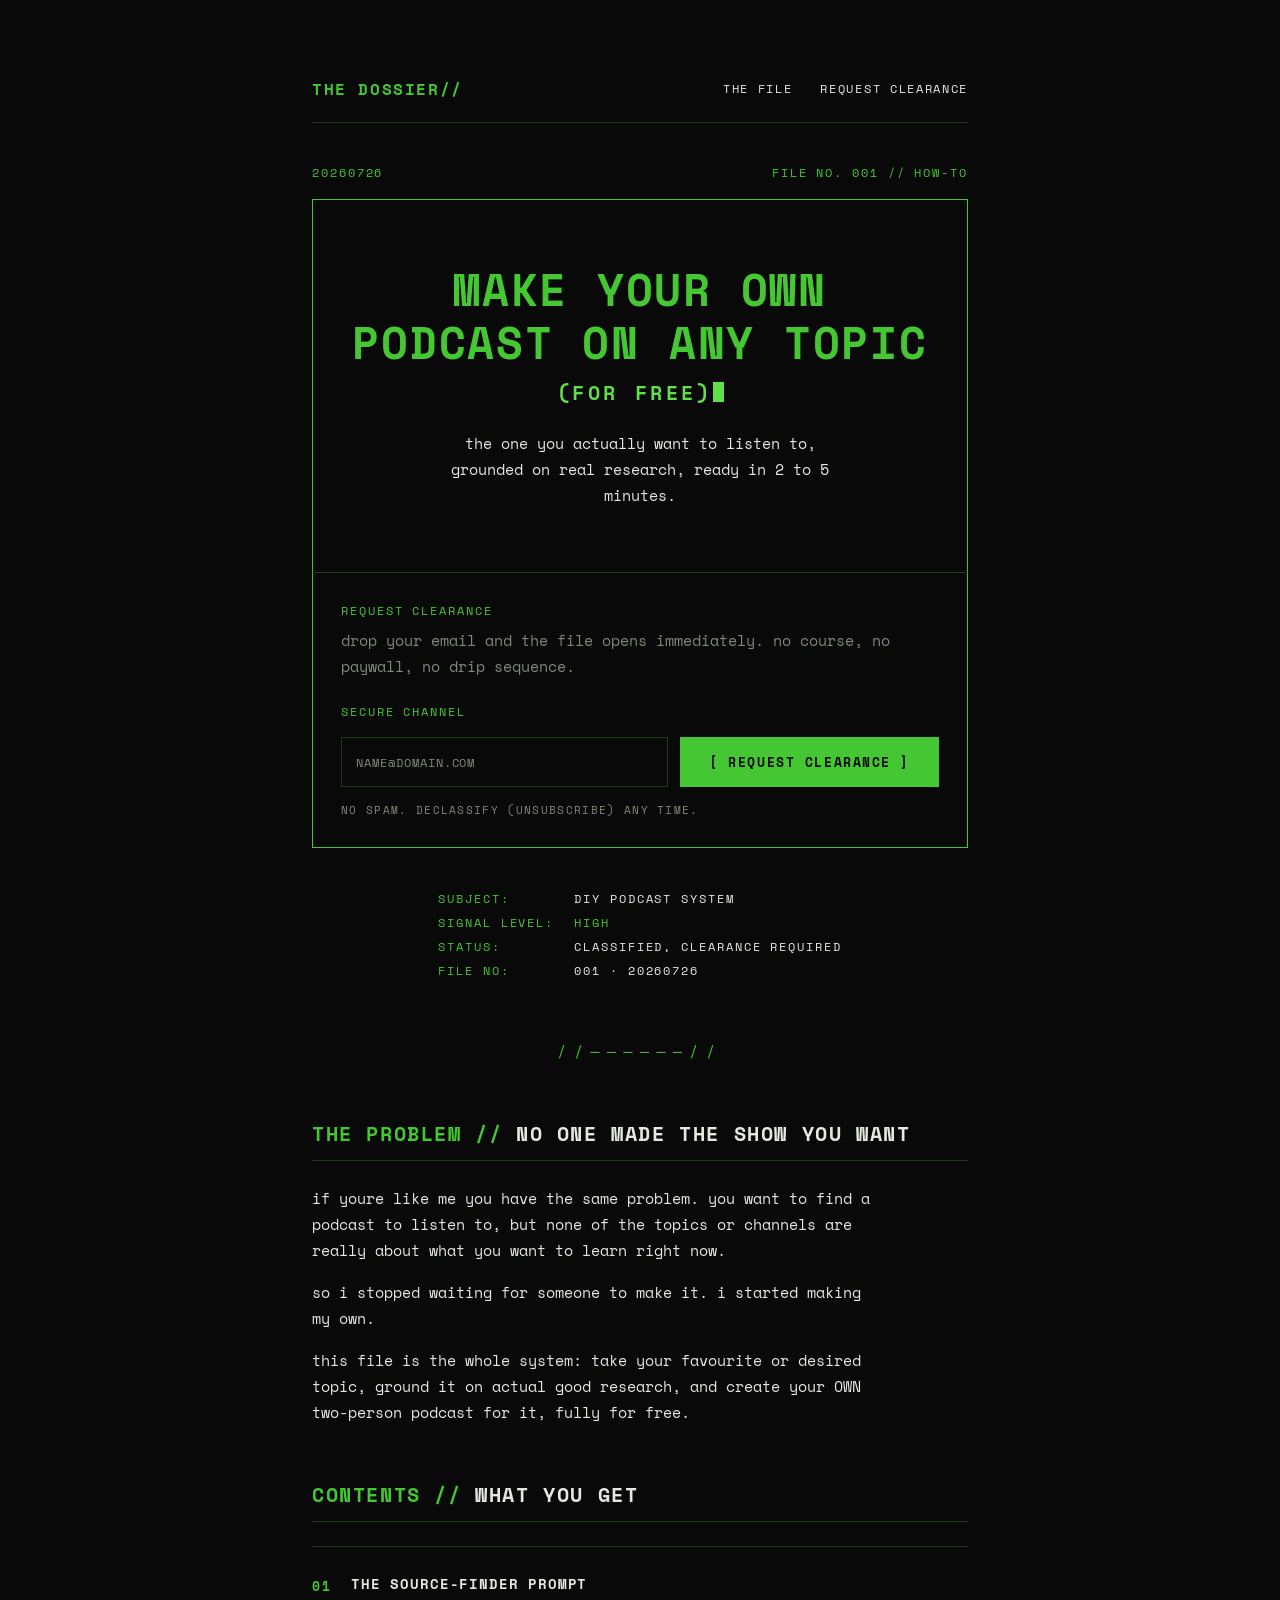
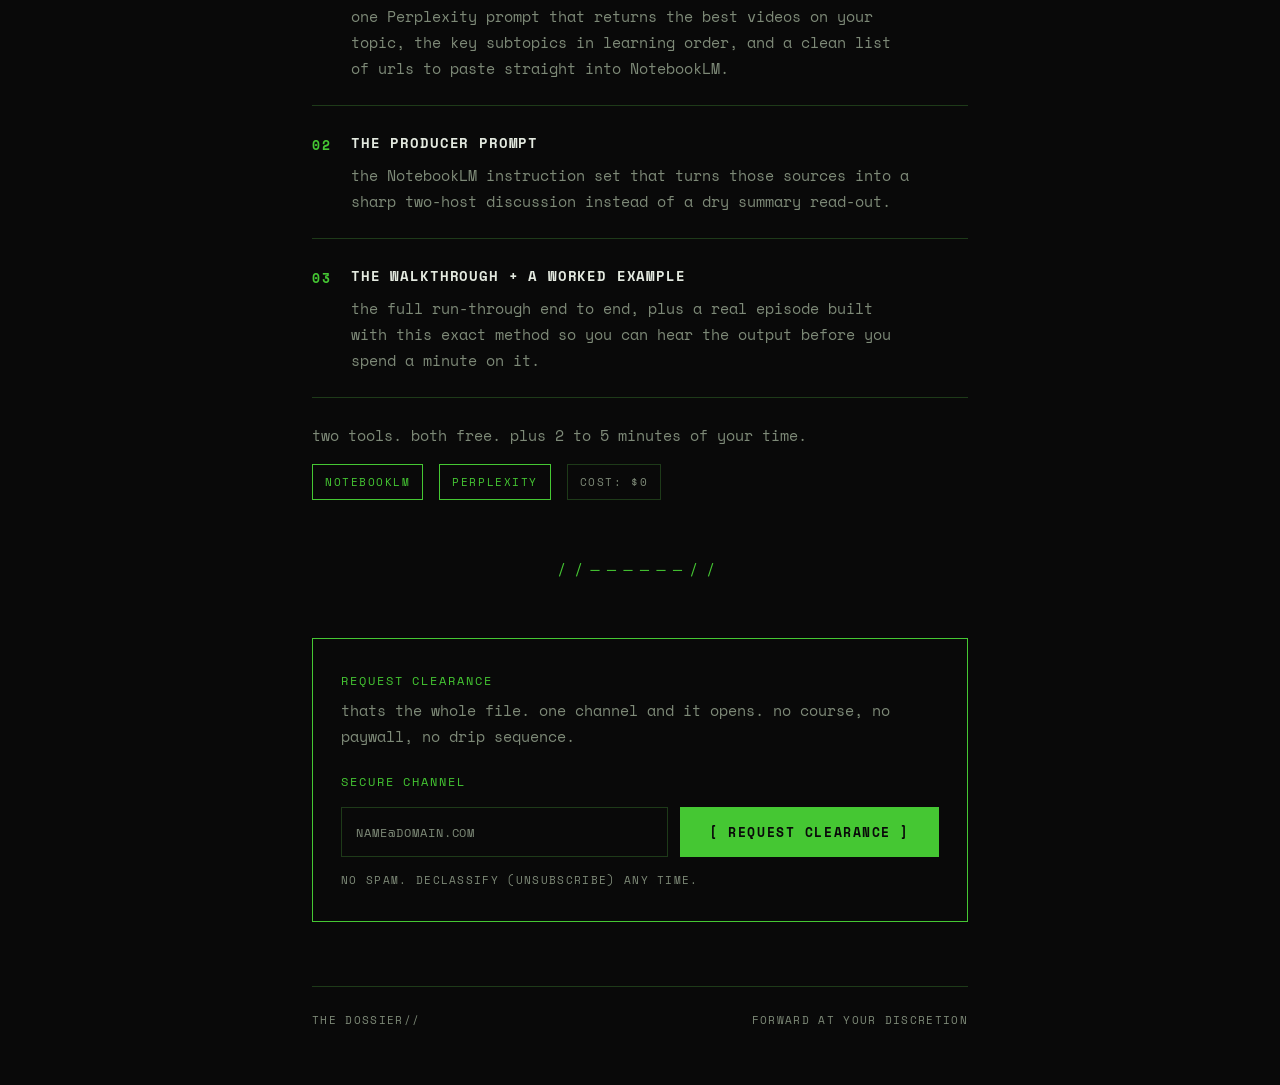
<file: index.html>
<!doctype html>
<html lang="en">
<head>
<meta charset="utf-8">
<meta name="viewport" content="width=device-width,initial-scale=1">
<meta name="color-scheme" content="dark">
<title>THE DOSSIER // Make your own podcast on any topic, for free</title>
<meta name="description" content="A free field guide: turn any topic into your own two-person podcast, grounded on real research, in 2 to 5 minutes. Two free tools, two copy-paste prompts.">
<meta property="og:title" content="THE DOSSIER // Make your own podcast on any topic">
<meta property="og:description" content="Two free tools. Two copy-paste prompts. Your own podcast on any topic, ready in 2 to 5 minutes.">
<meta property="og:type" content="website">
<meta property="og:url" content="https://tahayassine4-svg.github.io/the-dossier/">
<meta property="og:site_name" content="THE DOSSIER">
<meta property="og:image" content="https://tahayassine4-svg.github.io/the-dossier/assets/og-cover.png">
<meta property="og:image:width" content="1200">
<meta property="og:image:height" content="630">
<meta property="og:image:alt" content="The Dossier: self development, tested in public. Black card with a green monospace headline.">
<meta name="twitter:card" content="summary_large_image">
<meta name="twitter:image" content="https://tahayassine4-svg.github.io/the-dossier/assets/og-cover.png">
<link rel="icon" href="assets/favicon.svg" type="image/svg+xml">
<link rel="icon" href="assets/favicon-32.png" sizes="32x32" type="image/png">
<link rel="apple-touch-icon" href="assets/apple-touch-icon.png">
<link rel="preconnect" href="https://fonts.googleapis.com">
<link rel="preconnect" href="https://fonts.gstatic.com" crossorigin>
<link href="https://fonts.googleapis.com/css2?family=Space+Mono:wght@400;700&display=swap" rel="stylesheet">
<link rel="stylesheet" href="assets/dossier.css">
</head>
<body data-signup-redirect="guide.html">
<div class="stage narrow">

  <div class="nav">
    <a class="logo" href="home.html">The Dossier//</a>
    <div class="links">
      <a href="#file">The file</a>
      <a href="#clearance">Request clearance</a>
    </div>
  </div>

  <div class="filehead" style="margin:40px 0 16px">
    <span>20260726</span>
    <span>File No. 001 // How-to</span>
  </div>

  <div class="frame" style="padding:64px 32px;text-align:center">
    <div class="display">make your own podcast on any topic</div>
    <div style="color:var(--accent-bright);font-weight:700;font-size:clamp(15px,2.6vw,20px);letter-spacing:.18em;text-transform:uppercase;margin-top:10px">(for free)<span class="cursor"></span></div>
    <p style="margin:24px auto 0;max-width:46ch;text-align:center">the one you actually want to listen to, grounded on real research, ready in 2 to 5 minutes.</p>
  </div>

  <div data-signup="dossier-site-top" style="margin:-1px 0 0">
    <div class="frame" data-signup-box style="padding:28px;border-top-color:var(--line-dim)">
      <div class="meta" style="margin-bottom:6px">Request clearance</div>
      <p style="margin:0 0 20px;color:var(--muted)">drop your email and the file opens immediately. no course, no paywall, no drip sequence.</p>
      <form class="capture" data-signup-form novalidate>
        <label class="lab" for="emailTop" style="width:100%;margin-bottom:0">Secure channel</label>
        <input id="emailTop" name="email" class="input" type="email" required
               placeholder="name@domain.com" autocomplete="email" spellcheck="false" data-signup-input>
        <button type="submit" class="btn solid" data-signup-btn>[ Request clearance ]</button>
      </form>
      <div class="status micro" data-signup-status>No spam. Declassify (unsubscribe) any time.</div>
    </div>

    <div class="frame dim" data-signup-onfile style="display:none;padding:14px 20px;
         justify-content:space-between;align-items:center;gap:12px;flex-wrap:wrap">
      <span class="meta">Clearance on file: <span data-signup-onfile-email style="color:var(--phosphor)"></span></span>
      <a class="btn sm" href="guide.html" style="flex:none">[ Open file → ]</a>
    </div>
  </div>

  <div class="kv" style="width:max-content;max-width:100%;margin:40px auto 0">
    <span class="k">Subject:</span><span class="v">DIY podcast system</span>
    <span class="k">Signal level:</span><span class="v" style="color:var(--accent)">High</span>
    <span class="k">Status:</span><span class="v">Classified, clearance required</span>
    <span class="k">File no:</span><span class="v">001 · 20260726</span>
  </div>

  <div class="divider">//──────//</div>

  <section id="file">
    <div class="h2">The problem // <span style="color:var(--phosphor)">no one made the show you want</span></div>
    <hr class="rule">
    <div style="margin-top:24px">
      <p>if youre like me you have the same problem. you want to find a podcast to listen to, but none of the topics or channels are really about what you want to learn right now.</p>
      <p>so i stopped waiting for someone to make it. i started making my own.</p>
      <p>this file is the whole system: take your favourite or desired topic, ground it on actual good research, and create your OWN two-person podcast for it, fully for free.</p>
    </div>
  </section>

  <section style="margin-top:56px">
    <div class="h2">Contents // <span style="color:var(--phosphor)">what you get</span></div>
    <hr class="rule">
    <div style="margin-top:24px">
      <div class="filerow">
        <span class="no">01</span>
        <div class="body">
          <div class="ttl">The source-finder prompt</div>
          <p>one Perplexity prompt that returns the best videos on your topic, the key subtopics in learning order, and a clean list of urls to paste straight into NotebookLM.</p>
        </div>
      </div>
      <div class="filerow">
        <span class="no">02</span>
        <div class="body">
          <div class="ttl">The producer prompt</div>
          <p>the NotebookLM instruction set that turns those sources into a sharp two-host discussion instead of a dry summary read-out.</p>
        </div>
      </div>
      <div class="filerow">
        <span class="no">03</span>
        <div class="body">
          <div class="ttl">The walkthrough + a worked example</div>
          <p>the full run-through end to end, plus a real episode built with this exact method so you can hear the output before you spend a minute on it.</p>
        </div>
      </div>
    </div>
    <p style="margin-top:24px;color:var(--muted)">two tools. both free. plus 2 to 5 minutes of your time.</p>
    <div style="display:flex;gap:16px;flex-wrap:wrap;margin-top:16px">
      <span class="tag">NotebookLM</span>
      <span class="tag">Perplexity</span>
      <span class="tag dim">Cost: $0</span>
    </div>
  </section>

  <div class="divider">//──────//</div>

  <section id="clearance" data-signup="dossier-site-end">
    <div class="frame" data-signup-box style="padding:32px 28px">
      <div class="meta" style="margin-bottom:6px">Request clearance</div>
      <p style="margin:0 0 20px;color:var(--muted)">thats the whole file. one channel and it opens. no course, no paywall, no drip sequence.</p>
      <form class="capture" data-signup-form novalidate>
        <label class="lab" for="emailEnd" style="width:100%;margin-bottom:0">Secure channel</label>
        <input id="emailEnd" name="email" class="input" type="email" required
               placeholder="name@domain.com" autocomplete="email" spellcheck="false" data-signup-input>
        <button type="submit" class="btn solid" data-signup-btn>[ Request clearance ]</button>
      </form>
      <div class="status micro" data-signup-status>No spam. Declassify (unsubscribe) any time.</div>
    </div>

    <div class="frame dim" data-signup-onfile style="display:none;padding:14px 20px;
         justify-content:space-between;align-items:center;gap:12px;flex-wrap:wrap">
      <span class="meta">Clearance on file: <span data-signup-onfile-email style="color:var(--phosphor)"></span></span>
      <a class="btn sm" href="guide.html" style="flex:none">[ Open file → ]</a>
    </div>
  </section>

  <div class="foot">
    <span class="micro">The Dossier//</span>
    <span class="micro">Forward at your discretion</span>
  </div>

</div>

<script src="assets/signup.js?v=2"></script>
</body>
</html>
</file>
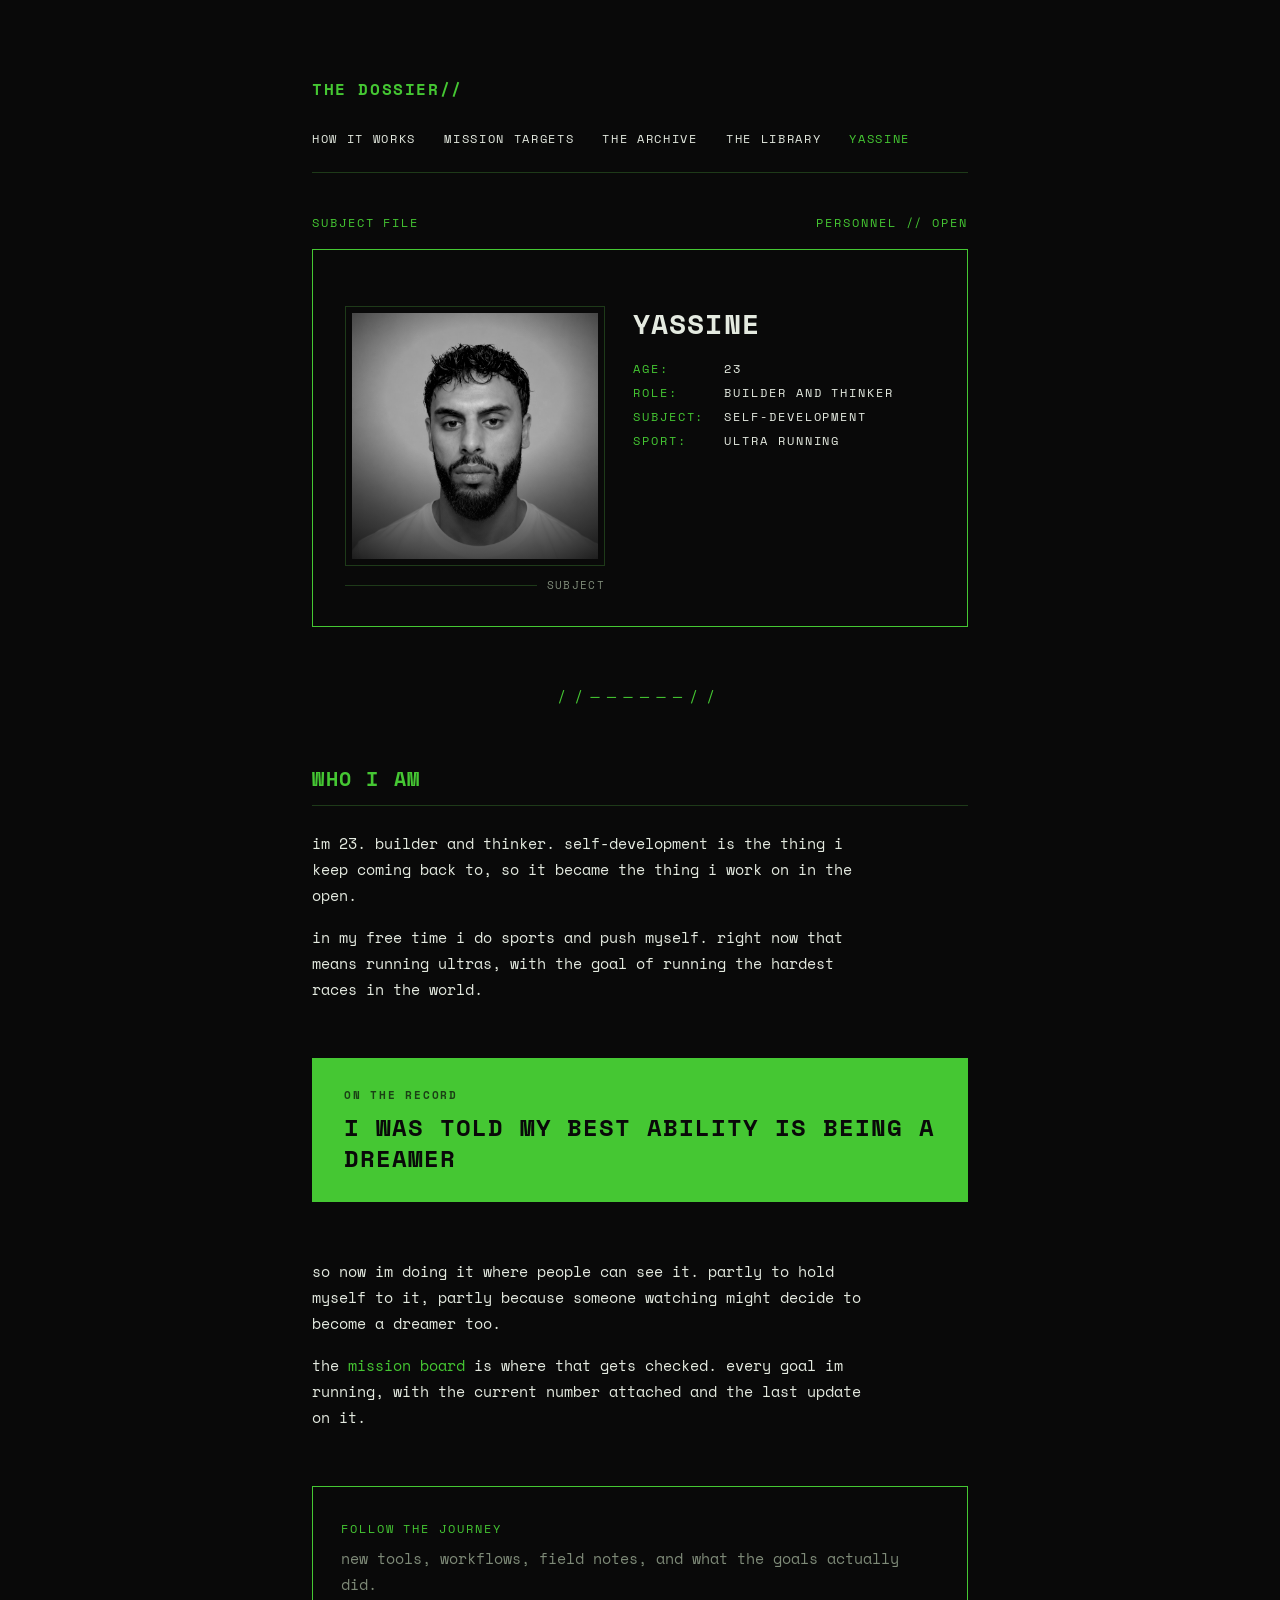
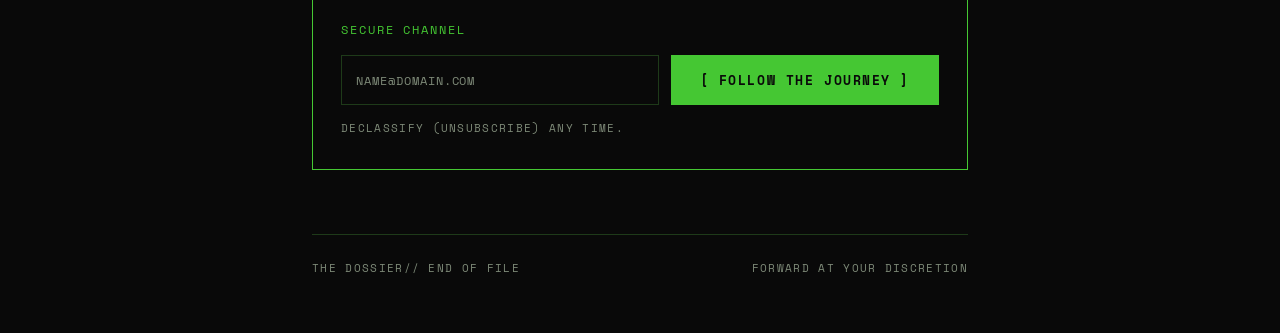
<file: about.html>
<!doctype html>
<html lang="en">
<head>
<meta charset="utf-8">
<meta name="viewport" content="width=device-width,initial-scale=1">
<meta name="color-scheme" content="dark">
<title>Yassine // THE DOSSIER</title>
<meta name="description" content="23, builder and thinker. I run the self-development experiments in public, and I run ultras. The person behind the Dossier.">
<meta property="og:title" content="Yassine // THE DOSSIER">
<meta property="og:description" content="23, builder and thinker. Self-development, tested in public. Ultra runner working toward the hardest races in the world.">
<meta property="og:type" content="profile">
<meta property="og:url" content="https://tahayassine4-svg.github.io/the-dossier/about.html">
<meta property="og:site_name" content="THE DOSSIER">
<meta property="og:image" content="https://tahayassine4-svg.github.io/the-dossier/assets/og-cover.png">
<meta property="og:image:width" content="1200">
<meta property="og:image:height" content="630">
<meta property="og:image:alt" content="The Dossier: self development, tested in public. Black card with a green monospace headline.">
<meta name="twitter:card" content="summary_large_image">
<meta name="twitter:image" content="https://tahayassine4-svg.github.io/the-dossier/assets/og-cover.png">
<link rel="icon" href="assets/favicon.svg" type="image/svg+xml">
<link rel="icon" href="assets/favicon-32.png" sizes="32x32" type="image/png">
<link rel="apple-touch-icon" href="assets/apple-touch-icon.png">
<link rel="preconnect" href="https://fonts.googleapis.com">
<link rel="preconnect" href="https://fonts.gstatic.com" crossorigin>
<link href="https://fonts.googleapis.com/css2?family=Space+Mono:wght@400;700&display=swap" rel="stylesheet">
<link rel="stylesheet" href="assets/dossier.css">
<style>
  /* Subject photograph. Grayscale and framed, per the imagery rule:
     no colour, no radius. Square crop weighted to the face. */
  .subject{display:flex;gap:28px;flex-wrap:wrap;align-items:flex-start;margin-top:24px}
  .subject .plate{flex:none;width:260px;max-width:100%}
  .subject .shot{position:relative;line-height:0}
  .subject .shot img{width:100%;aspect-ratio:1/1;object-fit:cover;object-position:50% 20%;
    filter:grayscale(1) brightness(.92) contrast(1.12)}
  /* The studio backdrop falls to ink at the edges, so the plate sits on the
     black page instead of punching a grey hole in it. */
  .subject .shot::after{content:"";position:absolute;inset:0;pointer-events:none;
    background:radial-gradient(120% 95% at 50% 34%,
      rgba(9,9,9,0) 30%, rgba(9,9,9,.55) 58%, rgba(9,9,9,.92) 82%, var(--ink) 100%)}
  .subject .read{flex:1;min-width:260px}
  .leader{display:flex;align-items:center;gap:10px;margin-top:10px}
  .leader .line{flex:1;height:1px;background:var(--line-dim)}
</style>
</head>
<body data-signup-success="On the list. New field notes will find you.">
<div class="stage narrow">

  <div class="nav">
    <a class="logo" href="home.html">The Dossier//</a>
    <div class="links">
      <a href="home.html">How it works</a>
      <a href="mission.html">Mission targets</a>
      <a href="archive.html">The archive</a>
      <a href="library.html">The library</a>
      <a href="about.html" style="color:var(--accent)">Yassine</a>
    </div>
  </div>

  <div class="filehead" style="margin:40px 0 16px">
    <span>Subject file</span>
    <span>Personnel // Open</span>
  </div>

  <div class="frame" style="padding:32px">
    <div class="subject">
      <div class="plate">
        <div class="frame dim" style="padding:6px">
          <div class="shot">
            <img src="uploads/portrait.jpg" alt="Yassine, photographed straight on against a plain backdrop.">
          </div>
        </div>
        <div class="leader">
          <span class="line"></span>
          <span class="micro" style="flex:none">Subject</span>
        </div>
      </div>
      <div class="read">
        <div class="h1" style="margin-bottom:16px">Yassine</div>
        <div class="kv">
          <span class="k">Age:</span><span class="v">23</span>
          <span class="k">Role:</span><span class="v">Builder and thinker</span>
          <span class="k">Subject:</span><span class="v">Self-development</span>
          <span class="k">Sport:</span><span class="v">Ultra running</span>
        </div>
      </div>
    </div>
  </div>

  <div class="divider">//──────//</div>

  <section>
    <div class="h2">Who i am</div>
    <hr class="rule">
    <div style="margin-top:24px">
      <p>im 23. builder and thinker. self-development is the thing i keep coming back to, so it became the thing i work on in the open.</p>
      <p>in my free time i do sports and push myself. right now that means running ultras, with the goal of running the hardest races in the world.</p>
    </div>
  </section>

  <div style="background:var(--accent);color:var(--ink);padding:28px 32px;margin-top:56px">
    <div style="font-size:11px;line-height:18px;letter-spacing:.16em;text-transform:uppercase;font-weight:700;opacity:.7">On the record</div>
    <div style="font-size:clamp(17px,3.2vw,24px);line-height:1.3;font-weight:700;letter-spacing:.04em;text-transform:uppercase;margin-top:8px">I was told my best ability is being a dreamer</div>
  </div>

  <section style="margin-top:56px">
    <div style="margin-top:0">
      <p>so now im doing it where people can see it. partly to hold myself to it, partly because someone watching might decide to become a dreamer too.</p>
      <p>the <a href="mission.html">mission board</a> is where that gets checked. every goal im running, with the current number attached and the last update on it.</p>
    </div>
  </section>

  <section id="clearance" data-signup="dossier-about" style="margin-top:56px">
    <div class="frame" data-signup-box style="padding:32px 28px">
      <div class="meta" style="margin-bottom:6px">Follow the journey</div>
      <p style="margin:0 0 20px;color:var(--muted)">new tools, workflows, field notes, and what the goals actually did.</p>
      <form class="capture" data-signup-form novalidate>
        <label class="lab" for="emailAbout" style="width:100%;margin-bottom:0">Secure channel</label>
        <input id="emailAbout" name="email" class="input" type="email" required
               placeholder="name@domain.com" autocomplete="email" spellcheck="false" data-signup-input>
        <button type="submit" class="btn solid" data-signup-btn>[ Follow the journey ]</button>
      </form>
      <div class="status micro" data-signup-status>Declassify (unsubscribe) any time.</div>
    </div>

    <div class="frame dim" data-signup-onfile style="display:none;padding:14px 20px;
         justify-content:space-between;align-items:center;gap:12px;flex-wrap:wrap">
      <span class="meta">On the list: <span data-signup-onfile-email style="color:var(--phosphor)"></span></span>
      <a class="btn sm" href="mission.html" style="flex:none">[ Mission board → ]</a>
    </div>
  </section>

  <div class="foot">
    <span class="micro">The Dossier// End of file</span>
    <span class="micro">Forward at your discretion</span>
  </div>

</div>

<script src="assets/signup.js?v=2"></script>
</body>
</html>
</file>
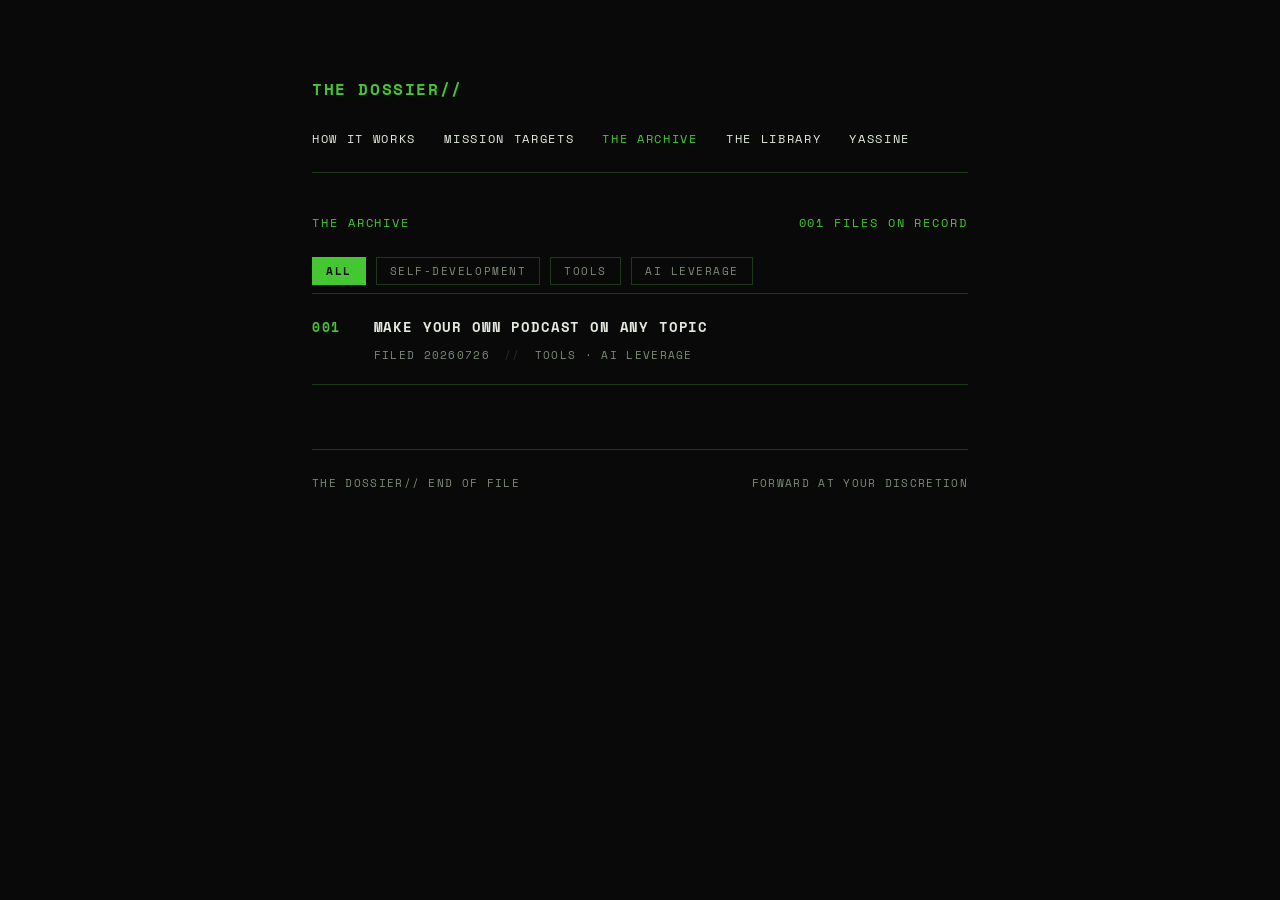
<file: archive.html>
<!doctype html>
<html lang="en">
<head>
<meta charset="utf-8">
<meta name="viewport" content="width=device-width,initial-scale=1">
<meta name="color-scheme" content="dark">
<title>The archive // THE DOSSIER</title>
<meta name="description" content="Every file released in the Dossier, with its date. Filter by subject.">
<meta property="og:title" content="The archive // THE DOSSIER">
<meta property="og:description" content="Every file released so far, with its date. Filter by subject.">
<meta property="og:type" content="website">
<meta property="og:url" content="https://tahayassine4-svg.github.io/the-dossier/archive.html">
<meta property="og:site_name" content="THE DOSSIER">
<meta property="og:image" content="https://tahayassine4-svg.github.io/the-dossier/assets/og-cover.png">
<meta property="og:image:width" content="1200">
<meta property="og:image:height" content="630">
<meta property="og:image:alt" content="The Dossier: self development, tested in public. Black card with a green monospace headline.">
<meta name="twitter:card" content="summary_large_image">
<meta name="twitter:image" content="https://tahayassine4-svg.github.io/the-dossier/assets/og-cover.png">
<link rel="icon" href="assets/favicon.svg" type="image/svg+xml">
<link rel="icon" href="assets/favicon-32.png" sizes="32x32" type="image/png">
<link rel="apple-touch-icon" href="assets/apple-touch-icon.png">
<link rel="preconnect" href="https://fonts.googleapis.com">
<link rel="preconnect" href="https://fonts.gstatic.com" crossorigin>
<link href="https://fonts.googleapis.com/css2?family=Space+Mono:wght@400;700&display=swap" rel="stylesheet">
<link rel="stylesheet" href="assets/dossier.css">
<style>
  /* Filters are tag chips, not buttons: the solid state is the tag system's
     own hot state, so the page keeps its single solid-green element. */
  .filters{display:flex;gap:10px;flex-wrap:wrap;align-items:center;margin:24px 0 0}
  .chip{font-family:var(--font-mono);background:transparent;cursor:pointer;
        border:1px solid var(--line-dim);color:var(--muted);padding:5px 13px;
        font-size:11px;letter-spacing:.14em;text-transform:uppercase;border-radius:0}
  .chip:hover{border-color:var(--accent);color:var(--accent)}
  .chip[aria-pressed="true"]{background:var(--accent);border-color:var(--accent);
        color:var(--ink);font-weight:700}

  /* One row per file: number, date, title, subject. Nothing else. */
  .row{display:flex;gap:20px;padding:20px 0;border-top:1px solid var(--line-dim);align-items:baseline}
  .row:last-of-type{border-bottom:1px solid var(--line-dim)}
  .row .no{color:var(--accent);font-weight:700;font-size:13px;letter-spacing:.12em;flex:none;min-width:3.2em}
  .row .body{flex:1;min-width:0}
  .row .ttl{color:var(--phosphor);font-weight:700;font-size:14px;letter-spacing:.06em;
            text-transform:uppercase}
  .row .ttl a{color:inherit}
  .row .ttl a:hover{color:var(--accent-bright)}
  .row .sub{margin-top:6px;display:flex;gap:14px;flex-wrap:wrap}
  .empty{padding:32px 0;border-top:1px solid var(--line-dim)}
</style>
</head>
<body>
<div class="stage narrow">

  <div class="nav">
    <a class="logo" href="home.html">The Dossier//</a>
    <div class="links">
      <a href="home.html">How it works</a>
      <a href="mission.html">Mission targets</a>
      <a href="archive.html" style="color:var(--accent)">The archive</a>
      <a href="library.html">The library</a>
      <a href="about.html">Yassine</a>
    </div>
  </div>

  <div class="filehead" style="margin:40px 0 24px">
    <span>The archive</span>
    <span><span data-count>0</span> files on record</span>
  </div>

  <div class="filters" role="group" aria-label="Filter files by subject">
    <button class="chip" data-filter="all" aria-pressed="true">All</button>
    <button class="chip" data-filter="self-development" aria-pressed="false">Self-development</button>
    <button class="chip" data-filter="tools" aria-pressed="false">Tools</button>
    <button class="chip" data-filter="ai-leverage" aria-pressed="false">AI leverage</button>
  </div>

  <!-- ==========================================================
       NEW FILE: the builder inserts rows directly after the
       @files marker below, newest first. Do not remove or
       reword that marker. To add one by hand instead, copy a
       .row and set data-date and data-tags. The count and the
       filters read the rows, so nothing else needs updating.
       ========================================================== -->
  <div style="margin-top:8px">
    <!-- @files -->

    <div class="row" data-file data-date="20260726" data-tags="tools ai-leverage">
      <span class="no">001</span>
      <div class="body">
        <div class="ttl"><a href="guide.html">Make your own podcast on any topic</a></div>
        <div class="sub">
          <span class="micro" data-file-date></span>
          <span class="micro" style="color:var(--line-dim)">//</span>
          <span class="micro" data-file-tags></span>
        </div>
      </div>
    </div>

    <p class="micro empty" data-empty style="display:none">No files under that subject yet.</p>
  </div>

  <div class="foot">
    <span class="micro">The Dossier// End of file</span>
    <span class="micro">Forward at your discretion</span>
  </div>

</div>

<!-- Editor shortcut. Convenience only, not access control: the page is
     public and so is this markup. Publishing is gated by the GitHub token,
     which lives only in the author's browser. -->
<a href="builder.html" data-editor-add title="Build a new file"
   style="display:none;position:fixed;right:26px;bottom:26px;width:54px;height:54px;
          background:var(--accent);color:var(--ink);font-weight:700;font-size:26px;
          line-height:54px;text-align:center;z-index:40">+</a>

<script>
(function(){
  var LABEL = {
    'self-development': 'Self-development',
    'tools': 'Tools',
    'ai-leverage': 'AI leverage'
  };

  var rows  = [].slice.call(document.querySelectorAll('[data-file]'));
  var chips = [].slice.call(document.querySelectorAll('[data-filter]'));
  var empty = document.querySelector('[data-empty]');
  var count = document.querySelector('[data-count]');

  rows.forEach(function(row){
    row.querySelector('[data-file-date]').textContent = 'Filed ' + (row.getAttribute('data-date') || '');
    row.querySelector('[data-file-tags]').textContent =
      (row.getAttribute('data-tags') || '').split(/\s+/).filter(Boolean)
        .map(function(t){ return LABEL[t] || t; }).join(' · ');
  });

  function apply(filter){
    var shown = 0;
    rows.forEach(function(row){
      var tags = ' ' + (row.getAttribute('data-tags') || '') + ' ';
      var hit  = filter === 'all' || tags.indexOf(' ' + filter + ' ') > -1;
      row.style.display = hit ? '' : 'none';
      if (hit) shown++;
    });
    empty.style.display = shown ? 'none' : 'block';
    count.textContent = String(shown).padStart(3, '0');

    // The last visible row carries the closing rule, since :last-of-type
    // still points at a hidden row once a filter is on.
    var visible = rows.filter(function(r){ return r.style.display !== 'none'; });
    rows.forEach(function(r){ r.style.borderBottom = ''; });
    if (visible.length) visible[visible.length - 1].style.borderBottom = '1px solid var(--line-dim)';
  }

  chips.forEach(function(chip){
    chip.addEventListener('click', function(){
      chips.forEach(function(c){ c.setAttribute('aria-pressed', String(c === chip)); });
      apply(chip.getAttribute('data-filter'));
    });
  });

  apply('all');

  // archive.html#editor turns the + on for this browser, #noeditor turns it
  // off again. Nothing here protects anything; it only keeps the button out
  // of a reader's way.
  try {
    if (location.hash === '#editor')   localStorage.setItem('dossier_editor', '1');
    if (location.hash === '#noeditor') localStorage.removeItem('dossier_editor');
    if (localStorage.getItem('dossier_editor') === '1') {
      document.querySelector('[data-editor-add]').style.display = 'block';
    }
  } catch(e){}
})();
</script>
</body>
</html>
</file>
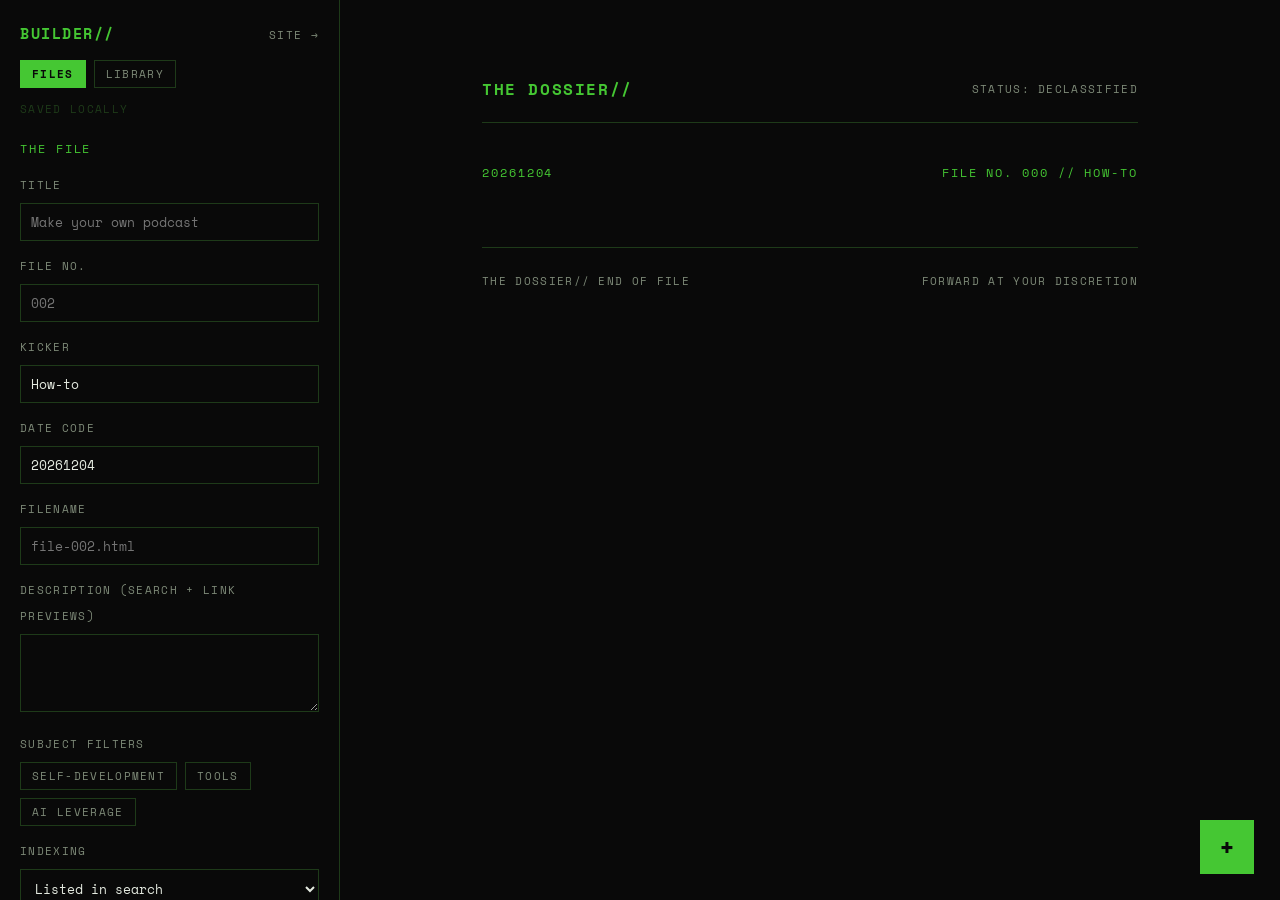
<file: builder.html>
<!doctype html>
<html lang="en">
<head>
<meta charset="utf-8">
<meta name="viewport" content="width=device-width,initial-scale=1">
<meta name="color-scheme" content="dark">
<meta name="robots" content="noindex,nofollow">
<title>Builder // THE DOSSIER</title>
<link rel="icon" href="assets/favicon.svg" type="image/svg+xml">
<link rel="icon" href="assets/favicon-32.png" sizes="32x32" type="image/png">
<link rel="preconnect" href="https://fonts.googleapis.com">
<link rel="preconnect" href="https://fonts.gstatic.com" crossorigin>
<link href="https://fonts.googleapis.com/css2?family=Space+Mono:wght@400;700&display=swap" rel="stylesheet">
<link rel="stylesheet" href="assets/dossier.css">
<style>
  /* Builder chrome. Everything inside .canvas is the real file, styled by
     dossier.css alone, so what is on screen is what gets published. */
  body{overflow-x:hidden}
  .app{display:flex;min-height:100vh;align-items:flex-start}

  .side{position:sticky;top:0;flex:none;width:340px;height:100vh;overflow-y:auto;
        border-right:1px solid var(--line-dim);padding:20px}
  .work{flex:1;min-width:0;padding:0 0 120px}

  .side h3{color:var(--accent);font-size:12px;letter-spacing:.16em;text-transform:uppercase;
           font-weight:400;margin:0 0 10px}
  .side section{padding:18px 0;border-top:1px solid var(--line-dim)}
  .side section:first-of-type{border-top:0;padding-top:0}

  .field{margin-bottom:12px}
  .field label{display:block;color:var(--muted);font-size:11px;letter-spacing:.12em;
               text-transform:uppercase;margin-bottom:5px}
  .field input,.field textarea,.field select{width:100%;background:transparent;
    border:1px solid var(--line-dim);color:var(--phosphor);font-family:var(--font-mono);
    font-size:13px;line-height:20px;padding:8px 10px;border-radius:0;caret-color:var(--accent-bright)}
  .field input:focus,.field textarea:focus,.field select:focus{outline:none;border-color:var(--accent)}
  .field select option{background:var(--ink)}

  .picks{display:flex;gap:8px;flex-wrap:wrap}
  .pick{font-family:var(--font-mono);background:transparent;cursor:pointer;border-radius:0;
        border:1px solid var(--line-dim);color:var(--muted);padding:5px 11px;
        font-size:11px;letter-spacing:.12em;text-transform:uppercase}
  .pick:hover{border-color:var(--accent);color:var(--accent)}
  .pick[aria-pressed="true"]{background:var(--accent);border-color:var(--accent);
        color:var(--ink);font-weight:700}

  .act{display:block;width:100%;text-align:left;font-family:var(--font-mono);cursor:pointer;
       background:transparent;border:1px solid var(--accent);color:var(--accent);border-radius:0;
       padding:11px 14px;font-size:12px;letter-spacing:.1em;text-transform:uppercase;margin-bottom:8px}
  .act:hover{border-color:var(--accent-bright);color:var(--accent-bright)}
  .act.solid{background:var(--accent);color:var(--ink);font-weight:700}
  .act.solid:hover{background:var(--accent-bright);color:var(--ink)}
  .act[disabled]{border-color:var(--line-dim);color:var(--line-dim);cursor:not-allowed;background:transparent}
  .note{color:var(--muted);font-size:11px;line-height:17px;margin:6px 0 0}
  .note.warn{color:var(--accent-bright)}

  /* Canvas: the file itself, plus a thin edit shell per block. */
  .canvas{max-width:var(--container-reading);margin:0 auto;padding:56px 32px}
  .shell{position:relative;border:1px dashed transparent;margin:0 -14px;padding:0 14px}
  .shell:hover{border-color:var(--line-dim)}
  .shell.sel{border-color:var(--accent)}
  .shell.over{border-top:2px solid var(--accent-bright)}
  .bar{position:absolute;top:-13px;right:10px;display:none;gap:4px;z-index:5}
  .shell:hover .bar,.shell.sel .bar{display:flex}
  .bar button{font-family:var(--font-mono);background:var(--ink);border:1px solid var(--line-dim);
    color:var(--muted);cursor:pointer;font-size:11px;line-height:1;padding:5px 7px;border-radius:0}
  .bar button:hover{border-color:var(--accent);color:var(--accent)}
  .grip{cursor:grab}
  [contenteditable]:focus{outline:1px solid var(--accent);outline-offset:3px}
  [contenteditable]:empty:before{content:attr(data-ph);color:var(--line-dim)}

  .listctl{display:flex;gap:6px;margin-top:8px}
  .listctl button{font-family:var(--font-mono);background:transparent;border:1px solid var(--line-dim);
    color:var(--muted);cursor:pointer;font-size:10px;letter-spacing:.1em;text-transform:uppercase;
    padding:4px 9px;border-radius:0}
  .listctl button:hover{border-color:var(--accent);color:var(--accent)}

  .plus{position:fixed;right:26px;bottom:26px;width:54px;height:54px;border-radius:0;
        background:var(--accent);color:var(--ink);border:0;font-family:var(--font-mono);
        font-size:26px;font-weight:700;cursor:pointer;z-index:40;line-height:1}
  .plus:hover{background:var(--accent-bright)}

  .sheet{position:fixed;inset:0;background:rgba(9,9,9,.92);z-index:50;display:none;
         overflow-y:auto;padding:40px 20px}
  .sheet.on{display:block}
  .sheet .inner{max-width:760px;margin:0 auto;border:1px solid var(--accent);
                background:var(--ink);padding:28px}
  .kit{display:grid;grid-template-columns:repeat(auto-fill,minmax(210px,1fr));gap:10px;margin-top:18px}
  .kit button{text-align:left;font-family:var(--font-mono);background:transparent;cursor:pointer;
    border:1px solid var(--line-dim);color:var(--phosphor);padding:14px;border-radius:0}
  .kit button:hover{border-color:var(--accent)}
  .kit b{display:block;color:var(--accent);font-size:12px;letter-spacing:.12em;
         text-transform:uppercase;font-weight:400;margin-bottom:5px}
  .kit span{display:block;color:var(--muted);font-size:11px;line-height:17px}

  /* Library row, lifted from library.html so the preview is the real thing. */
  .row{display:flex;gap:20px;padding:20px 0;border-top:1px solid var(--line-dim);
       border-bottom:1px solid var(--line-dim)}
  .row .no{color:var(--accent);font-weight:700;font-size:13px;letter-spacing:.12em;flex:none;min-width:3.2em}
  .row .body{flex:1;min-width:0}
  .row .ttl{color:var(--phosphor);font-weight:700;font-size:14px;letter-spacing:.06em;text-transform:uppercase}
  .row .ttl a{color:inherit}
  .row .sub{margin-top:6px;display:flex;gap:14px;flex-wrap:wrap;align-items:baseline}
  .row .note{margin:8px 0 0;color:var(--muted);font-size:13px;line-height:22px;max-width:60ch}
  .row .out{font-size:12px;letter-spacing:.12em;text-transform:uppercase}

  pre.out{white-space:pre-wrap;word-break:break-all;max-height:280px;overflow:auto;
          border:1px solid var(--line-dim);padding:14px;font-size:11px;line-height:18px;
          color:var(--muted);font-family:var(--font-mono);margin:14px 0 0}

  @media(max-width:900px){
    .app{display:block}
    .side{position:static;width:auto;height:auto;border-right:0;border-bottom:1px solid var(--line-dim)}
  }
</style>
</head>
<body>

<div class="app">

  <div class="side">
    <section>
      <div style="display:flex;justify-content:space-between;align-items:baseline;gap:10px;margin-bottom:14px">
        <span class="logo" style="color:var(--accent);font-weight:700;font-size:15px;letter-spacing:.1em;text-transform:uppercase">Builder//</span>
        <a class="micro" href="home.html">Site →</a>
      </div>
      <div class="picks" style="margin-bottom:12px">
        <button class="pick" data-mode="file" aria-pressed="true">Files</button>
        <button class="pick" data-mode="lib" aria-pressed="false">Library</button>
      </div>
      <div class="micro" data-save style="color:var(--line-dim)">Saved locally</div>
    </section>

    <div data-when="lib" style="display:none">
      <section>
        <h3>The source</h3>
        <div class="field"><label>Title</label><input data-src="title" placeholder="The Almanack of Naval Ravikant"></div>
        <div class="field"><label>Link</label><input data-src="url" placeholder="https://www.navalmanack.com/"></div>
        <div class="field"><label>Origin</label><input data-src="origin" placeholder="Naval Ravikant, compiled by Eric Jorgenson"></div>
        <div class="field">
          <label>Kind</label>
          <select data-src="kind">
            <option>Book</option><option>Essay</option><option>Paper</option>
            <option>Podcast</option><option>Video</option><option>Course</option>
            <option>Newsletter</option><option>Talk</option>
          </select>
        </div>
        <div class="field">
          <label>Cost</label>
          <select data-src="cost">
            <option value="Free">Free</option>
            <option value="Paid">Paid</option>
            <option value="">Do not say</option>
          </select>
        </div>
        <div class="field"><label>Note</label><textarea data-src="note" rows="4" placeholder="what it is, in one or two lines."></textarea></div>
        <div class="field"><label>Number</label><input data-src="no" placeholder="002"></div>
        <p class="note" data-srccount>Reading the library…</p>
      </section>

      <section>
        <h3>Add it</h3>
        <button class="act solid" data-addsource>[ Add to the library ]</button>
        <button class="act" data-srcrow>[ Copy the row ]</button>
        <p class="note" data-srcnote></p>
      </section>
    </div>

    <div data-when="file">

    <section>
      <h3>The file</h3>
      <div class="field"><label>Title</label><input data-meta="title" placeholder="Make your own podcast"></div>
      <div class="field"><label>File no.</label><input data-meta="no" placeholder="002"></div>
      <div class="field"><label>Kicker</label><input data-meta="kicker" placeholder="How-to"></div>
      <div class="field"><label>Date code</label><input data-meta="date" placeholder="20260726"></div>
      <div class="field"><label>Filename</label><input data-meta="slug" placeholder="file-002.html"></div>
      <div class="field"><label>Description (search + link previews)</label><textarea data-meta="desc" rows="3"></textarea></div>
      <div class="field">
        <label>Subject filters</label>
        <div class="picks" data-tagpicks>
          <button class="pick" data-tag="self-development" aria-pressed="false">Self-development</button>
          <button class="pick" data-tag="tools" aria-pressed="false">Tools</button>
          <button class="pick" data-tag="ai-leverage" aria-pressed="false">AI leverage</button>
        </div>
      </div>
      <div class="field">
        <label>Indexing</label>
        <select data-meta="robots">
          <option value="">Listed in search</option>
          <option value="noindex">Hidden from search (noindex)</option>
        </select>
      </div>
    </section>

    <section>
      <h3>Drafts</h3>
      <div class="field"><select data-drafts></select></div>
      <button class="act" data-new>[ New file ]</button>
      <button class="act" data-del>[ Delete this draft ]</button>
    </section>

    <section>
      <h3>Draft</h3>
      <button class="act" data-draft>[ Save as an unlisted draft ]</button>
      <p class="note">Goes live at a working URL under drafts/, kept out of the archive and out of search. Anyone holding the link can still read it.</p>
      <div data-draftlist></div>
    </section>

    <section>
      <h3>Publish</h3>
      <button class="act solid" data-publish>[ Publish to the archive ]</button>
      <button class="act" data-download>[ Download the .html ]</button>
      <button class="act" data-row>[ Copy the archive row ]</button>
      <p class="note" data-pubnote></p>
    </section>

    </div><!-- /data-when=file -->

    <section>
      <h3>GitHub token</h3>
      <div class="field">
        <label>Fine-grained token, Contents: read and write</label>
        <input data-token type="password" placeholder="github_pat_…" autocomplete="off">
      </div>
      <button class="act" data-savetoken>[ Save token to this browser ]</button>
      <button class="act" data-testtoken>[ Test the token ]</button>
      <button class="act" data-cleartoken>[ Forget token ]</button>
      <p class="note" data-toknote></p>
      <p class="note">Stored only in this browser, never in the repo. Publishing is gated by this token, so the builder is inert for anyone else.</p>
    </section>
  </div>

  <div class="work">

    <!-- Library mode: the row is previewed inside the real library chrome,
         with the same list styles the page itself uses. -->
    <div class="canvas" data-when="lib" style="display:none">
      <div class="nav">
        <span class="logo">The Dossier//</span>
        <div class="links"><span class="micro">The library</span></div>
      </div>
      <div class="filehead" style="margin:40px 0 24px">
        <span>The library</span>
        <span><span data-libcount>000</span> sources on record</span>
      </div>
      <div data-librow></div>
    </div>

    <div class="canvas" data-when="file">
      <div class="nav">
        <span class="logo">The Dossier//</span>
        <div class="links"><span class="micro">Status: Declassified</span></div>
      </div>
      <div class="filehead" style="margin:40px 0 16px">
        <span data-prev="date">20260726</span>
        <span data-prev="fileline">File No. 002 // How-to</span>
      </div>
      <div data-blocks></div>
      <div class="foot">
        <span class="micro">The Dossier// End of file</span>
        <span class="micro">Forward at your discretion</span>
      </div>
    </div>
  </div>

</div>

<button class="plus" data-add title="Add a block">+</button>

<div class="sheet" data-sheet>
  <div class="inner">
    <div style="display:flex;justify-content:space-between;align-items:baseline;gap:12px">
      <span class="h2">Design assets</span>
      <button class="pick" data-close>Close</button>
    </div>
    <p class="micro" style="margin-top:10px">Every block is the same component the existing files are built from.</p>
    <div class="kit" data-kit></div>
  </div>
</div>

<div class="sheet" data-out>
  <div class="inner">
    <div style="display:flex;justify-content:space-between;align-items:baseline;gap:12px">
      <span class="h2" data-outtitle>Output</span>
      <button class="pick" data-close>Close</button>
    </div>
    <p class="micro" style="margin-top:10px" data-outnote></p>
    <pre class="out" data-outbody></pre>
  </div>
</div>

<script>
(function(){
  'use strict';

  var REPO   = { owner: 'tahayassine4-svg', repo: 'the-dossier', branch: 'main' };
  // Social cards need absolute urls, so the published site's address is fixed
  // here rather than derived from wherever the builder happens to be open.
  var SITE   = 'https://tahayassine4-svg.github.io/the-dossier/';
  var LSKEY  = 'dossier_builder_v1';
  var TOKKEY = 'dossier_gh_token';
  var MARKER = '<!-- @files -->';

  function esc(s){
    return String(s == null ? '' : s)
      .replace(/&/g,'&amp;').replace(/</g,'&lt;').replace(/>/g,'&gt;').replace(/"/g,'&quot;');
  }
  function el(sel, root){ return (root||document).querySelector(sel); }
  function els(sel, root){ return [].slice.call((root||document).querySelectorAll(sel)); }

  /* ============================================================
     THE KIT
     Each block renders the exact markup that gets published.
     [data-f] marks an editable text field; [data-list] marks a
     repeatable group. The editor decorates those in place, so the
     canvas is never a separate "preview" that can drift.
     ============================================================ */
  var KIT = {
    hero: {
      label: 'Hero',
      hint: 'Display headline in green, with the blinking cursor.',
      make: function(){ return { title:'make your own podcast on any topic', sub:'(for free)' }; },
      render: function(p){
        return '<div class="frame" style="padding:56px 32px;text-align:center">' +
          '<div class="display" data-f="title" data-ph="headline">' + esc(p.title) + '</div>' +
          '<div style="color:var(--accent-bright);font-weight:700;font-size:clamp(15px,2.6vw,20px);letter-spacing:.18em;text-transform:uppercase;margin-top:10px">' +
            '<span data-f="sub" data-ph="subline">' + esc(p.sub) + '</span><span class="cursor"></span>' +
          '</div></div>';
      }
    },

    kv: {
      label: 'Meta block',
      hint: 'Key and value rows. Format, time, cost.',
      make: function(){ return { rows:[{k:'Format:',v:'Two-person audio'},{k:'Time:',v:'2 to 5 min'},{k:'Cost:',v:'$0'}] }; },
      render: function(p){
        var rows = p.rows.map(function(r,i){
          return '<span class="k" data-f="rows.'+i+'.k" data-ph="key">' + esc(r.k) + '</span>' +
                 '<span class="v" data-f="rows.'+i+'.v" data-ph="value">' + esc(r.v) + '</span>';
        }).join('');
        return '<div class="kv" data-list="rows" style="width:max-content;max-width:100%;margin:40px auto 0">' + rows + '</div>';
      }
    },

    section: {
      label: 'Section header',
      hint: 'Green H2 with the // glyph and a dim rule.',
      make: function(){ return { title:'Step 01', sub:'pick your topic' }; },
      render: function(p){
        return '<div style="margin-top:56px">' +
          '<div class="h2"><span data-f="title" data-ph="section">' + esc(p.title) + '</span> // ' +
          '<span style="color:var(--phosphor)" data-f="sub" data-ph="subtitle">' + esc(p.sub) + '</span></div>' +
          '<hr class="rule"></div>';
      }
    },

    text: {
      label: 'Body copy',
      hint: 'Paragraphs. The workhorse.',
      make: function(){ return { paras:['write here.'] }; },
      render: function(p){
        var body = p.paras.map(function(t,i){
          return '<p data-f="paras.'+i+'" data-ph="paragraph">' + esc(t) + '</p>';
        }).join('');
        return '<div data-list="paras" style="margin-top:24px">' + body + '</div>';
      }
    },

    steps: {
      label: 'Numbered rows',
      hint: 'Ruled list with a green number, title and body.',
      make: function(){ return { items:[{no:'01',ttl:'First thing',body:'what it is.'},{no:'02',ttl:'Second thing',body:'what it is.'}] }; },
      render: function(p){
        var rows = p.items.map(function(it,i){
          return '<div class="filerow"><span class="no" data-f="items.'+i+'.no" data-ph="01">' + esc(it.no) + '</span>' +
            '<div class="body"><div class="ttl" data-f="items.'+i+'.ttl" data-ph="title">' + esc(it.ttl) + '</div>' +
            '<p data-f="items.'+i+'.body" data-ph="body">' + esc(it.body) + '</p></div></div>';
        }).join('');
        return '<div data-list="items" style="margin-top:24px">' + rows + '</div>';
      }
    },

    callout: {
      label: 'Callout',
      hint: 'Framed aside with a green label.',
      make: function(){ return { label:'// be creative', body:'the note that does not belong in the flow.' }; },
      render: function(p){
        return '<div class="frame" style="padding:24px 28px;margin:24px 0">' +
          '<div class="meta" style="margin-bottom:12px" data-f="label" data-ph="// label">' + esc(p.label) + '</div>' +
          '<p style="margin:0" data-f="body" data-ph="body">' + esc(p.body) + '</p></div>';
      }
    },

    prompt: {
      label: 'Prompt block',
      hint: 'Copyable text with a working copy button.',
      make: function(){ return { label:'Perplexity source finder', body:'Paste the prompt here.' }; },
      render: function(p, id){
        var pid = 'prompt-' + id;
        return '<div class="frame" style="margin:32px 0">' +
          '<div class="boxhead"><span class="meta" data-f="label" data-ph="label">' + esc(p.label) + '</span>' +
          '<button class="btn sm" style="flex:none" data-copy="' + pid + '">[ Copy ]</button></div>' +
          '<pre class="prompt" id="' + pid + '" data-f="body" data-ph="prompt text">' + esc(p.body) + '</pre></div>';
      }
    },

    tags: {
      label: 'Tags',
      hint: 'Outline chips for tools or status.',
      make: function(){ return { items:[{t:'NotebookLM',d:false},{t:'Perplexity',d:false},{t:'Cost: $0',d:true}] }; },
      render: function(p){
        var chips = p.items.map(function(it,i){
          return '<span class="tag' + (it.d ? ' dim' : '') + '" data-f="items.'+i+'.t" data-ph="tag">' + esc(it.t) + '</span>';
        }).join('');
        return '<div data-list="items" style="display:flex;gap:16px;flex-wrap:wrap;margin:20px 0">' + chips + '</div>';
      }
    },

    divider: {
      label: 'Divider',
      hint: 'The ASCII break.',
      make: function(){ return {}; },
      render: function(){ return '<div class="divider">//──────//</div>'; }
    },

    quote: {
      label: 'Solid bar',
      hint: 'The one filled green element. Use once.',
      make: function(){ return { kicker:'Standing order', line:'the line that has to land' }; },
      render: function(p){
        return '<div style="background:var(--accent);color:var(--ink);padding:28px 32px;margin:56px 0">' +
          '<div style="font-size:11px;line-height:18px;letter-spacing:.16em;text-transform:uppercase;font-weight:700;opacity:.7" data-f="kicker" data-ph="kicker">' + esc(p.kicker) + '</div>' +
          '<div style="font-size:clamp(17px,3.2vw,24px);line-height:1.3;font-weight:700;letter-spacing:.04em;text-transform:uppercase;margin-top:8px" data-f="line" data-ph="the line">' + esc(p.line) + '</div></div>';
      }
    },

    video: {
      label: 'Video',
      hint: 'Framed player. Put the file in uploads/ first.',
      make: function(){ return { src:'uploads/tutorial-video.mp4', label:'Watch first', side:'Full walkthrough' }; },
      render: function(p){
        return '<div class="frame" data-video style="margin:32px 0">' +
          '<div class="boxhead"><span class="meta" data-f="label" data-ph="label">' + esc(p.label) + '</span>' +
          '<span class="micro" style="flex:none" data-f="side" data-ph="note">' + esc(p.side) + '</span></div>' +
          '<div style="position:relative"><video playsinline src="' + esc(p.src) + '" style="cursor:pointer"></video>' +
          '<button class="btn sm" data-video-btn style="position:absolute;bottom:14px;left:14px;background:var(--ink)">[ Play ]</button>' +
          '</div></div>';
      },
      opts: [{k:'src', label:'File path'}]
    },

    audio: {
      label: 'Audio',
      hint: 'Framed player with a caption.',
      make: function(){ return { src:'uploads/podcast-episode.mp3', label:'The proof', cap:'made with this exact method.' }; },
      render: function(p){
        return '<div class="frame" style="margin:32px 0;padding:24px">' +
          '<div class="meta" style="margin-bottom:14px" data-f="label" data-ph="label">' + esc(p.label) + '</div>' +
          '<div style="color:var(--phosphor);font-size:15px;margin-bottom:20px" data-f="cap" data-ph="caption">' + esc(p.cap) + '</div>' +
          '<audio controls preload="none" src="' + esc(p.src) + '" style="width:100%"></audio></div>';
      },
      opts: [{k:'src', label:'File path'}]
    },

    image: {
      label: 'Image',
      hint: 'Framed and grayscale, per the imagery rule.',
      make: function(){ return { src:'uploads/portrait.jpg', alt:'', cap:'' }; },
      render: function(p){
        return '<div style="margin:32px 0"><div class="frame dim" style="padding:6px">' +
          '<img src="' + esc(p.src) + '" alt="' + esc(p.alt) + '" style="width:100%;filter:grayscale(1)"></div>' +
          '<div class="micro" style="margin-top:10px" data-f="cap" data-ph="caption">' + esc(p.cap) + '</div></div>';
      },
      opts: [{k:'src', label:'File path'},{k:'alt', label:'Alt text'}]
    },

    signup: {
      label: 'Signup',
      hint: 'The capture block, wired to the live form.',
      make: function(){ return { src:'dossier-file', label:'Follow the journey', body:'new tools, workflows, field notes, and what the goals actually did.', btn:'[ Follow the journey ]' }; },
      render: function(p, id){
        var fid = 'email-' + id;
        return '<div data-signup="' + esc(p.src) + '" style="margin:40px 0 0">' +
          '<div class="frame" data-signup-box style="padding:28px">' +
          '<div class="meta" style="margin-bottom:6px" data-f="label" data-ph="label">' + esc(p.label) + '</div>' +
          '<p style="margin:0 0 20px;color:var(--muted)" data-f="body" data-ph="body">' + esc(p.body) + '</p>' +
          '<form class="capture" data-signup-form novalidate>' +
          '<label class="lab" for="' + fid + '" style="width:100%;margin-bottom:0">Secure channel</label>' +
          '<input id="' + fid + '" name="email" class="input" type="email" required placeholder="name@domain.com" autocomplete="email" spellcheck="false" data-signup-input>' +
          '<button type="submit" class="btn solid" data-signup-btn data-f="btn" data-ph="button">' + esc(p.btn) + '</button></form>' +
          '<div class="status micro" data-signup-status>Declassify (unsubscribe) any time.</div></div>' +
          '<div class="frame dim" data-signup-onfile style="display:none;padding:14px 20px;justify-content:space-between;align-items:center;gap:12px;flex-wrap:wrap">' +
          '<span class="meta">On the list: <span data-signup-onfile-email style="color:var(--phosphor)"></span></span>' +
          '<a class="btn sm" href="archive.html" style="flex:none">[ Open the archive → ]</a></div></div>';
      },
      opts: [{k:'src', label:'Source tag (shows in Formspree)'}]
    },

    links: {
      label: 'Buttons',
      hint: 'A row of outline or solid links.',
      make: function(){ return { items:[{t:'[ Open file → ]',h:'archive.html',s:false}] }; },
      render: function(p){
        var btns = p.items.map(function(it,i){
          return '<a class="btn sm' + (it.s ? ' solid' : '') + '" href="' + esc(it.h) + '" data-f="items.'+i+'.t" data-ph="label">' + esc(it.t) + '</a>';
        }).join('');
        return '<div data-list="items" style="display:flex;gap:12px;flex-wrap:wrap;margin:24px 0">' + btns + '</div>';
      }
    }
  };

  /* ---- state ---- */
  var store = load();
  var doc = store.docs[store.current];

  function blank(){
    return {
      id: 'd' + Date.now(),
      meta: { title:'', no:'', kicker:'How-to', date:today(), slug:'', desc:'', tags:[], robots:'' },
      blocks: []
    };
  }
  function today(){
    var d = new Date();
    return d.getFullYear() + String(d.getMonth()+1).padStart(2,'0') + String(d.getDate()).padStart(2,'0');
  }
  function load(){
    try {
      var s = JSON.parse(localStorage.getItem(LSKEY));
      if (s && s.docs && s.docs.length) return s;
    } catch(e){}
    var d = blank();
    return { docs:[d], current:0 };
  }
  function save(){
    try { localStorage.setItem(LSKEY, JSON.stringify(store)); } catch(e){}
    var s = el('[data-save]');
    s.textContent = 'Saved ' + new Date().toLocaleTimeString();
  }

  /* ---- get/set a dotted path inside block props ---- */
  function getPath(o, path){
    return path.split('.').reduce(function(a,k){ return a == null ? a : a[k]; }, o);
  }
  function setPath(o, path, val){
    var ks = path.split('.'), last = ks.pop();
    var t = ks.reduce(function(a,k){ return a[k]; }, o);
    t[last] = val;
  }

  /* ---- render ---- */
  function blockHTML(b, i){
    return KIT[b.type].render(b.props, i);
  }

  function draw(){
    var host = el('[data-blocks]');
    host.innerHTML = '';

    doc.blocks.forEach(function(b, i){
      var shell = document.createElement('div');
      shell.className = 'shell';
      shell.setAttribute('draggable','true');
      shell.dataset.i = i;
      shell.innerHTML =
        '<div class="bar">' +
          '<button class="grip" title="Drag to reorder">::</button>' +
          '<button data-up title="Move up">↑</button>' +
          '<button data-down title="Move down">↓</button>' +
          '<button data-dup title="Duplicate">⧉</button>' +
          '<button data-rm title="Delete">×</button>' +
        '</div>' + blockHTML(b, i);

      // Text fields become editable in place, so the copy is written in
      // the design rather than in a form beside it.
      els('[data-f]', shell).forEach(function(node){
        node.setAttribute('contenteditable','true');
        node.addEventListener('input', function(){
          // textContent, not innerText: innerText returns the text as the CSS
          // renders it, so an uppercased heading would be stored uppercased
          // and the author's real casing would be lost.
          setPath(b.props, node.getAttribute('data-f'), node.textContent);
          save();
        });
        node.addEventListener('paste', function(ev){
          // Paste as plain text, or the block inherits foreign markup.
          ev.preventDefault();
          var t = (ev.clipboardData || window.clipboardData).getData('text/plain');
          document.execCommand('insertText', false, t);
        });
        node.addEventListener('keydown', function(ev){
          if (ev.key === 'Enter' && node.tagName !== 'PRE') ev.preventDefault();
        });
      });

      // Repeatable groups get an add/remove strip that is editor-only.
      var list = el('[data-list]', shell);
      if (list) {
        var key = list.getAttribute('data-list');
        var ctl = document.createElement('div');
        ctl.className = 'listctl';
        ctl.innerHTML = '<button data-additem>+ row</button><button data-rmitem>− row</button>';
        shell.appendChild(ctl);
        el('[data-additem]', ctl).addEventListener('click', function(){
          var arr = b.props[key];
          var proto = arr[arr.length - 1];
          arr.push(typeof proto === 'string' ? '' : JSON.parse(JSON.stringify(proto)));
          save(); draw();
        });
        el('[data-rmitem]', ctl).addEventListener('click', function(){
          if (b.props[key].length > 1) { b.props[key].pop(); save(); draw(); }
        });
      }

      // Non-text options (file paths, alt text) sit under the block.
      var opts = KIT[b.type].opts;
      if (opts) {
        var box = document.createElement('div');
        box.style.cssText = 'margin-top:8px;display:flex;gap:8px;flex-wrap:wrap';
        opts.forEach(function(o){
          var f = document.createElement('input');
          f.className = 'input';
          f.style.cssText = 'flex:1;min-width:180px;font-size:12px;padding:6px 9px';
          f.placeholder = o.label;
          f.value = b.props[o.k] || '';
          f.addEventListener('input', function(){ b.props[o.k] = f.value; save(); draw(); });
          box.appendChild(f);
        });
        shell.appendChild(box);
      }

      el('[data-up]', shell).addEventListener('click', function(){ move(i, i-1); });
      el('[data-down]', shell).addEventListener('click', function(){ move(i, i+1); });
      el('[data-dup]', shell).addEventListener('click', function(){
        doc.blocks.splice(i+1, 0, JSON.parse(JSON.stringify(b))); save(); draw();
      });
      el('[data-rm]', shell).addEventListener('click', function(){
        doc.blocks.splice(i, 1); save(); draw();
      });

      shell.addEventListener('dragstart', function(ev){
        // A drag that starts inside an editable field is text selection.
        if (ev.target.hasAttribute && ev.target.hasAttribute('contenteditable')) { ev.preventDefault(); return; }
        ev.dataTransfer.setData('text/plain', String(i));
        ev.dataTransfer.effectAllowed = 'move';
      });
      shell.addEventListener('dragover', function(ev){ ev.preventDefault(); shell.classList.add('over'); });
      shell.addEventListener('dragleave', function(){ shell.classList.remove('over'); });
      shell.addEventListener('drop', function(ev){
        ev.preventDefault();
        shell.classList.remove('over');
        move(parseInt(ev.dataTransfer.getData('text/plain'), 10), i);
      });

      host.appendChild(shell);
    });

    el('[data-prev="date"]').textContent = doc.meta.date || today();
    el('[data-prev="fileline"]').textContent =
      'File No. ' + (doc.meta.no || '000') + ' // ' + (doc.meta.kicker || 'How-to');
  }

  function move(from, to){
    if (isNaN(from) || to < 0 || to >= doc.blocks.length || from === to) return;
    doc.blocks.splice(to, 0, doc.blocks.splice(from, 1)[0]);
    save(); draw();
  }

  /* ---- the kit sheet ---- */
  var kitHost = el('[data-kit]');
  Object.keys(KIT).forEach(function(type){
    var b = document.createElement('button');
    b.innerHTML = '<b>' + esc(KIT[type].label) + '</b><span>' + esc(KIT[type].hint) + '</span>';
    b.addEventListener('click', function(){
      doc.blocks.push({ type: type, props: KIT[type].make() });
      el('[data-sheet]').classList.remove('on');
      save(); draw();
      window.scrollTo(0, document.body.scrollHeight);
    });
    kitHost.appendChild(b);
  });

  el('[data-add]').addEventListener('click', function(){ el('[data-sheet]').classList.add('on'); });
  els('[data-close]').forEach(function(b){
    b.addEventListener('click', function(){ els('.sheet').forEach(function(s){ s.classList.remove('on'); }); });
  });

  /* ---- meta fields ---- */
  els('[data-meta]').forEach(function(input){
    var k = input.getAttribute('data-meta');
    input.value = doc.meta[k] || '';
    input.addEventListener('input', function(){
      doc.meta[k] = input.value;
      if (k === 'no' && !doc.meta.slug) el('[data-meta="slug"]').placeholder = 'file-' + input.value + '.html';
      save(); draw();
    });
  });
  function paintTags(){
    els('[data-tag]').forEach(function(b){
      b.setAttribute('aria-pressed', String(doc.meta.tags.indexOf(b.getAttribute('data-tag')) > -1));
    });
  }
  els('[data-tag]').forEach(function(b){
    b.addEventListener('click', function(){
      var t = b.getAttribute('data-tag'), i = doc.meta.tags.indexOf(t);
      if (i > -1) doc.meta.tags.splice(i, 1); else doc.meta.tags.push(t);
      save(); paintTags();
    });
  });

  /* ---- drafts ---- */
  function paintDrafts(){
    var sel = el('[data-drafts]');
    sel.innerHTML = '';
    store.docs.forEach(function(d, i){
      var o = document.createElement('option');
      o.value = i;
      o.textContent = (d.meta.no ? 'No. ' + d.meta.no + ' — ' : '') + (d.meta.title || 'Untitled');
      sel.appendChild(o);
    });
    sel.value = String(store.current);
  }
  el('[data-drafts]').addEventListener('change', function(ev){
    store.current = parseInt(ev.target.value, 10);
    doc = store.docs[store.current];
    save(); mount();
  });
  el('[data-new]').addEventListener('click', function(){
    store.docs.push(blank());
    store.current = store.docs.length - 1;
    doc = store.docs[store.current];
    save(); mount();
  });
  el('[data-del]').addEventListener('click', function(){
    if (!window.confirm('Delete this draft? It is not published anywhere yet.')) return;
    store.docs.splice(store.current, 1);
    if (!store.docs.length) store.docs.push(blank());
    store.current = 0;
    doc = store.docs[0];
    save(); mount();
  });

  /* ---- output ---- */
  function slug(){
    return doc.meta.slug || ('file-' + (doc.meta.no || '000') + '.html');
  }

  // The editor's own hooks (data-f, data-ph, data-list) are meaningless in a
  // published file, so they are stripped through the DOM rather than by regex
  // over the string, which would trip over the copy inside the attributes.
  function cleaned(html){
    var box = document.createElement('div');
    box.innerHTML = html;
    els('[data-f],[data-ph],[data-list]', box).forEach(function(n){
      n.removeAttribute('data-f');
      n.removeAttribute('data-ph');
      n.removeAttribute('data-list');
    });
    return box.innerHTML;
  }

  // A draft lives one directory down, so every relative path in it (assets,
  // uploads, the links back to the site) is resolved against the repo root by
  // a single base tag rather than by rewriting each src.
  function fileHTML(isDraft){
    var m = doc.meta;
    var body = doc.blocks.map(function(b, i){ return '  ' + cleaned(blockHTML(b, i)); }).join('\n\n');
    var robots = isDraft ? 'noindex,nofollow' : m.robots;
    return '<!doctype html>\n<html lang="en">\n<head>\n' +
      '<meta charset="utf-8">\n' +
      (isDraft ? '<base href="../">\n' : '') +
      '<meta name="viewport" content="width=device-width,initial-scale=1">\n' +
      '<meta name="color-scheme" content="dark">\n' +
      (robots ? '<meta name="robots" content="' + esc(robots) + '">\n' : '') +
      '<title>THE DOSSIER // File No. ' + esc(m.no) + ' // ' + esc(m.title) + '</title>\n' +
      '<meta name="description" content="' + esc(m.desc) + '">\n' +
      '<meta property="og:title" content="File No. ' + esc(m.no) + ' // ' + esc(m.title) + '">\n' +
      '<meta property="og:description" content="' + esc(m.desc) + '">\n' +
      '<meta property="og:type" content="article">\n' +
      '<meta property="og:url" content="' + SITE + (isDraft ? 'drafts/' : '') + esc(slug()) + '">\n' +
      '<meta property="og:site_name" content="THE DOSSIER">\n' +
      '<meta property="og:image" content="' + SITE + 'assets/og-cover.png">\n' +
      '<meta property="og:image:width" content="1200">\n' +
      '<meta property="og:image:height" content="630">\n' +
      '<meta name="twitter:card" content="summary_large_image">\n' +
      '<meta name="twitter:image" content="' + SITE + 'assets/og-cover.png">\n' +
      '<link rel="icon" href="assets/favicon.svg" type="image/svg+xml">\n' +
      '<link rel="icon" href="assets/favicon-32.png" sizes="32x32" type="image/png">\n' +
      '<link rel="apple-touch-icon" href="assets/apple-touch-icon.png">\n' +
      '<link rel="preconnect" href="https://fonts.googleapis.com">\n' +
      '<link rel="preconnect" href="https://fonts.gstatic.com" crossorigin>\n' +
      '<link href="https://fonts.googleapis.com/css2?family=Space+Mono:wght@400;700&display=swap" rel="stylesheet">\n' +
      '<link rel="stylesheet" href="assets/dossier.css">\n</head>\n' +
      '<body data-signup-success="On the list. New field notes will find you.">\n' +
      '<div class="stage narrow">\n\n' +
      '  <div class="nav">\n    <a class="logo" href="home.html">The Dossier//</a>\n' +
      '    <div class="links"><span class="micro">Status: Declassified</span></div>\n  </div>\n\n' +
      '  <div class="filehead" style="margin:40px 0 16px">\n' +
      '    <span>' + esc(m.date) + '</span>\n' +
      '    <span>File No. ' + esc(m.no) + ' // ' + esc(m.kicker) + '</span>\n  </div>\n\n' +
      body + '\n\n' +
      '  <div class="foot">\n    <span class="micro">The Dossier// End of file</span>\n' +
      '    <span class="micro">Forward at your discretion</span>\n  </div>\n\n' +
      '</div>\n\n' +
      '<script src="assets/file.js"><\/script>\n' +
      '<script src="assets/signup.js?v=2"><\/script>\n' +
      '</body>\n</html>\n';
  }

  function rowHTML(){
    var m = doc.meta;
    return '    <div class="row" data-file data-date="' + esc(m.date) + '" data-tags="' + esc(m.tags.join(' ')) + '">\n' +
      '      <span class="no">' + esc(m.no) + '</span>\n' +
      '      <div class="body">\n' +
      '        <div class="ttl"><a href="' + esc(slug()) + '">' + esc(m.title) + '</a></div>\n' +
      '        <div class="sub">\n' +
      '          <span class="micro" data-file-date></span>\n' +
      '          <span class="micro" style="color:var(--line-dim)">//</span>\n' +
      '          <span class="micro" data-file-tags></span>\n' +
      '        </div>\n' +
      '      </div>\n' +
      '    </div>\n';
  }

  function sheetOut(title, note, body){
    el('[data-outtitle]').textContent = title;
    el('[data-outnote]').textContent = note;
    el('[data-outbody]').textContent = body;
    el('[data-out]').classList.add('on');
  }

  el('[data-download]').addEventListener('click', function(){
    var blob = new Blob([fileHTML(false)], { type:'text/html' });
    var a = document.createElement('a');
    a.href = URL.createObjectURL(blob);
    a.download = slug();
    a.click();
    URL.revokeObjectURL(a.href);
  });

  el('[data-row]').addEventListener('click', function(){
    var t = rowHTML();
    if (navigator.clipboard) navigator.clipboard.writeText(t).catch(function(){});
    sheetOut('Archive row', 'Paste this straight after the ' + MARKER + ' marker in archive.html.', t);
  });

  /* ---- token ---- */
  function token(){ try { return localStorage.getItem(TOKKEY) || ''; } catch(e){ return ''; } }
  el('[data-token]').value = token();
  el('[data-savetoken]').addEventListener('click', function(){
    try { localStorage.setItem(TOKKEY, el('[data-token]').value.trim()); } catch(e){}
    pubnote('Token saved to this browser.');
    listDrafts();
  });
  el('[data-cleartoken]').addEventListener('click', function(){
    try { localStorage.removeItem(TOKKEY); } catch(e){}
    el('[data-token]').value = '';
    pubnote('Token forgotten.');
    listDrafts();
  });
  function pubnote(msg, warn){
    var n = el('[data-pubnote]');
    n.textContent = msg;
    n.className = 'note' + (warn ? ' warn' : '');
  }

  function toknote(msg, warn){
    var n = el('[data-toknote]');
    n.textContent = msg;
    n.className = 'note' + (warn ? ' warn' : '');
  }

  // GitHub's permission errors do not say what to change. Point at the check
  // that does instead of repeating the sentence.
  function explain(msg){
    if (/not accessible by personal access token|Resource not accessible/i.test(msg))
      return 'GitHub refused the token. Run [ Test the token ] below, it names the missing permission.';
    if (/Bad credentials/i.test(msg))
      return 'The token is invalid or expired. Generate a new one and save it again.';
    return msg;
  }

  /* ---- token diagnosis ----
     GitHub answers a token it dislikes with one opaque sentence, which does
     not say whether the problem is the token, the repository it can see, or
     the permission level. This walks the three in order and names the one
     that actually failed. The write check creates a throwaway file and
     removes it again, so no real file is ever put at risk. */
  var PROBE = '.builder-permission-check';

  el('[data-testtoken]').addEventListener('click', function(){
    if (!token()) return toknote('No token saved yet.', true);

    var btn = el('[data-testtoken]');
    btn.disabled = true;
    toknote('Checking…');

    var where = REPO.owner + '/' + REPO.repo;

    gh('')
      .then(function(r){
        if (r.status === 401)
          throw new Error('Step 1: the token is invalid or expired. Generate a new one.');
        if (r.status === 404)
          throw new Error('Step 1: the token cannot see ' + where + '. Under Repository access, ' +
                          'pick "Only select repositories" and tick the-dossier. Also check the token ' +
                          'was created on the ' + REPO.owner + ' account, not a second GitHub account.');
        if (!r.ok) throw new Error('Step 1: GitHub answered ' + r.status + '.');
        return gh('/contents/archive.html?ref=' + REPO.branch);
      })
      .then(function(r){
        if (r.status === 403)
          throw new Error('Step 2: the token reaches the repo but cannot read files. ' +
                          'Set Repository permissions > Contents to "Read and write".');
        if (!r.ok) throw new Error('Step 2: GitHub answered ' + r.status + ' reading archive.html.');
        // Create a throwaway file: the only honest test of write access.
        return gh('/contents/' + PROBE, {
          method: 'PUT',
          body: JSON.stringify({
            message: 'Builder permission check',
            content: b64('ok\n'),
            branch: REPO.branch
          })
        });
      })
      .then(function(r){
        if (r.status === 403 || r.status === 404)
          throw new Error('Step 3: the token can read but not write. ' +
                          'Set Repository permissions > Contents to "Read and write" ' +
                          '(read alone is not enough), then regenerate or update the token.');
        if (!r.ok) throw new Error('Step 3: GitHub answered ' + r.status + ' on the write check.');
        return r.json();
      })
      .then(function(j){
        // Clean up after ourselves.
        return del(PROBE, j.content.sha, 'Remove builder permission check');
      })
      .then(function(){
        toknote('Token works. It can read and write ' + where + '. Publishing will go through.');
        btn.disabled = false;
        listDrafts();
      })
      .catch(function(err){
        toknote(err.message, true);
        btn.disabled = false;
      });
  });

  /* ---- publish ---- */
  function gh(path, opts){
    opts = opts || {};
    opts.headers = Object.assign({
      'Authorization': 'Bearer ' + token(),
      'Accept': 'application/vnd.github+json'
    }, opts.headers || {});
    return fetch('https://api.github.com/repos/' + REPO.owner + '/' + REPO.repo + path, opts);
  }
  function b64(str){
    return btoa(String.fromCharCode.apply(null, new TextEncoder().encode(str)));
  }
  function unb64(str){
    return new TextDecoder().decode(Uint8Array.from(atob(str.replace(/\n/g,'')), function(c){ return c.charCodeAt(0); }));
  }

  function put(path, content, message, sha){
    return gh('/contents/' + path, {
      method: 'PUT',
      body: JSON.stringify({
        message: message, content: b64(content), branch: REPO.branch,
        sha: sha || undefined
      })
    }).then(function(r){
      if (!r.ok) return r.json().then(function(j){ throw new Error(j.message || ('HTTP ' + r.status)); });
      return r.json();
    });
  }
  function getFile(path){
    return gh('/contents/' + path + '?ref=' + REPO.branch).then(function(r){
      if (r.status === 404) return null;
      if (!r.ok) return r.json().then(function(j){ throw new Error(j.message || ('HTTP ' + r.status)); });
      return r.json();
    });
  }

  function del(path, sha, message){
    return gh('/contents/' + path, {
      method: 'DELETE',
      body: JSON.stringify({ message: message, sha: sha, branch: REPO.branch })
    }).then(function(r){
      if (!r.ok) return r.json().then(function(j){ throw new Error(j.message || ('HTTP ' + r.status)); });
      return r.json();
    });
  }

  function draftPath(){ return 'drafts/' + slug(); }
  function urlFor(path){ return new URL(path, location.href).href; }

  function ready(){
    var m = doc.meta;
    if (!token())  { pubnote('No token saved. This needs one.', true); return false; }
    if (!m.title)  { pubnote('The file needs a title.', true); return false; }
    if (!m.no)     { pubnote('The file needs a number.', true); return false; }
    if (!doc.blocks.length) { pubnote('The file is empty.', true); return false; }
    return true;
  }

  /* ---- drafts on the server ---- */
  function listDrafts(){
    var host = el('[data-draftlist]');
    if (!token()) { host.innerHTML = ''; return; }
    gh('/contents/drafts?ref=' + REPO.branch)
      .then(function(r){ return r.ok ? r.json() : []; })
      .then(function(items){
        if (!items.length) { host.innerHTML = ''; return; }
        host.innerHTML = '<p class="note" style="margin-top:12px">Unlisted drafts</p>' +
          items.filter(function(f){ return /\.html$/.test(f.name); }).map(function(f){
            return '<a class="note" style="display:block;color:var(--accent)" target="_blank" rel="noopener" href="' +
              esc(urlFor('drafts/' + f.name)) + '">' + esc(f.name) + ' →</a>';
          }).join('');
      })
      .catch(function(){ host.innerHTML = ''; });
  }

  el('[data-draft]').addEventListener('click', function(){
    if (!ready()) return;
    var btn = el('[data-draft]');
    btn.disabled = true;
    pubnote('Saving draft…');

    getFile(draftPath())
      .then(function(existing){
        return put(draftPath(), fileHTML(true),
          'Draft file no. ' + doc.meta.no + ': ' + doc.meta.title,
          existing && existing.sha);
      })
      .then(function(){
        pubnote('Draft saved. Live in about a minute at ' + urlFor(draftPath()));
        btn.disabled = false;
        listDrafts();
      })
      .catch(function(err){
        pubnote(explain(err.message), true);
        btn.disabled = false;
      });
  });

  el('[data-publish]').addEventListener('click', function(){
    if (!ready()) return;
    var m = doc.meta;

    var btn = el('[data-publish]');
    btn.disabled = true;
    pubnote('Publishing…');

    getFile(slug())
      .then(function(existing){
        if (existing && !window.confirm(slug() + ' already exists. Overwrite it?')) throw new Error('cancelled');
        return put(slug(), fileHTML(false),
          'Publish file no. ' + m.no + ': ' + m.title,
          existing && existing.sha);
      })
      .then(function(){
        pubnote('File published. Adding the archive row…');
        return getFile('archive.html');
      })
      .then(function(arch){
        var html = unb64(arch.content);
        if (html.indexOf('href="' + slug() + '"') > -1) return null;   // already listed
        if (html.indexOf(MARKER) === -1) throw new Error('archive marker missing');
        html = html.replace(MARKER, MARKER + '\n\n' + rowHTML());
        return put('archive.html', html, 'List file no. ' + m.no + ' in the archive', arch.sha);
      })
      .then(function(){
        // The draft copy would otherwise sit there as a second, stale URL
        // for the same file.
        pubnote('Published. Clearing the draft…');
        return getFile(draftPath());
      })
      .then(function(d){
        if (!d) return null;
        return del(draftPath(), d.sha, 'Clear the draft of file no. ' + m.no);
      })
      .then(function(){
        pubnote('Published. GitHub Pages takes about a minute to build.');
        btn.disabled = false;
        listDrafts();
      })
      .catch(function(err){
        pubnote(err.message === 'cancelled' ? 'Cancelled.' : explain(err.message), true);
        btn.disabled = false;
      });
  });

  /* ============================================================
     LIBRARY MODE
     A source is a fixed record, so it takes a form rather than the
     block canvas. It shares this tool's token and API layer.
     ============================================================ */
  var SRCKEY = 'dossier_source_v1';
  var SRCMARK = '<!-- @sources -->';

  var src = (function(){
    try { return JSON.parse(localStorage.getItem(SRCKEY)) || null; } catch(e){ return null; }
  })() || { title:'', url:'', origin:'', kind:'Book', cost:'Free', note:'', no:'' };

  function saveSrc(){
    try { localStorage.setItem(SRCKEY, JSON.stringify(src)); } catch(e){}
  }

  function domain(u){
    try { return new URL(u).hostname.replace(/^www\./,''); } catch(e){ return ''; }
  }

  function sourceRow(){
    var meta = [src.kind, src.cost].filter(Boolean).join(' · ');
    var d = domain(src.url);
    return '    <div class="row" data-source>\n' +
      '      <span class="no">' + esc(src.no) + '</span>\n' +
      '      <div class="body">\n' +
      '        <div class="ttl">\n' +
      '          <a href="' + esc(src.url) + '" target="_blank" rel="noopener">' + esc(src.title) + '</a>\n' +
      '        </div>\n' +
      '        <div class="sub">\n' +
      '          <span class="micro">' + esc(meta) + '</span>\n' +
      '          <span class="micro" style="color:var(--line-dim)">//</span>\n' +
      '          <span class="micro">' + esc(src.origin) + '</span>\n' +
      '        </div>\n' +
      (src.note ? '        <p class="note">' + esc(src.note) + '</p>\n' : '') +
      (d ? '        <div style="margin-top:10px">\n' +
           '          <a class="out" href="' + esc(src.url) + '" target="_blank" rel="noopener">' + esc(d) + ' →</a>\n' +
           '        </div>\n' : '') +
      '      </div>\n' +
      '    </div>\n';
  }

  function drawSource(){
    el('[data-librow]').innerHTML = sourceRow();
  }

  els('[data-src]').forEach(function(input){
    var k = input.getAttribute('data-src');
    input.value = src[k] || '';
    input.addEventListener('input', function(){ src[k] = input.value; saveSrc(); drawSource(); });
    input.addEventListener('change', function(){ src[k] = input.value; saveSrc(); drawSource(); });
  });

  // The next number comes from the library itself, so two sources cannot
  // end up sharing one.
  function readLibrary(){
    return fetch('library.html', { cache:'no-store' })
      .then(function(r){ return r.text(); })
      .then(function(html){
        var d = new DOMParser().parseFromString(html, 'text/html');
        var n = d.querySelectorAll('[data-source]').length;
        el('[data-libcount]').textContent = String(n).padStart(3,'0');
        el('[data-srccount]').textContent = n + ' source' + (n === 1 ? '' : 's') + ' on record. Next number is ' +
          String(n + 1).padStart(3,'0') + '.';
        if (!src.no) {
          src.no = String(n + 1).padStart(3,'0');
          el('[data-src="no"]').value = src.no;
          saveSrc(); drawSource();
        }
        return n;
      })
      .catch(function(){ el('[data-srccount]').textContent = 'Could not read the library from here.'; });
  }

  function srcnote(msg, warn){
    var n = el('[data-srcnote]');
    n.textContent = msg;
    n.className = 'note' + (warn ? ' warn' : '');
  }

  el('[data-srcrow]').addEventListener('click', function(){
    var t = sourceRow();
    if (navigator.clipboard) navigator.clipboard.writeText(t).catch(function(){});
    sheetOut('Library row', 'Paste this straight after the ' + SRCMARK + ' marker in library.html.', t);
  });

  el('[data-addsource]').addEventListener('click', function(){
    if (!token())     return srcnote('No token saved. This needs one.', true);
    if (!src.title)   return srcnote('The source needs a title.', true);
    if (!src.url)     return srcnote('The source needs a link.', true);
    if (!domain(src.url)) return srcnote('That link is not a full url.', true);
    if (!src.no)      return srcnote('The source needs a number.', true);

    var btn = el('[data-addsource]');
    btn.disabled = true;
    srcnote('Adding…');

    getFile('library.html')
      .then(function(lib){
        var html = unb64(lib.content);
        if (html.indexOf('href="' + src.url + '"') > -1) throw new Error('that link is already in the library');
        if (html.indexOf(SRCMARK) === -1) throw new Error('library marker missing');
        html = html.replace(SRCMARK, SRCMARK + '\n\n' + sourceRow());
        return put('library.html', html, 'Add ' + src.title + ' to the library', lib.sha);
      })
      .then(function(){
        srcnote('Added. GitHub Pages takes about a minute to build.');
        btn.disabled = false;
        // Clear for the next one, keeping nothing but the running number.
        src = { title:'', url:'', origin:'', kind:src.kind, cost:src.cost, note:'', no:'' };
        saveSrc();
        els('[data-src]').forEach(function(i){ i.value = src[i.getAttribute('data-src')] || ''; });
        drawSource();
        readLibrary();
      })
      .catch(function(err){
        srcnote(explain(err.message), true);
        btn.disabled = false;
      });
  });

  /* ---- mode ---- */
  function setMode(mode){
    els('[data-mode]').forEach(function(b){
      b.setAttribute('aria-pressed', String(b.getAttribute('data-mode') === mode));
    });
    els('[data-when]').forEach(function(n){
      n.style.display = n.getAttribute('data-when') === mode ? '' : 'none';
    });
    el('[data-add]').style.display = mode === 'file' ? '' : 'none';
    if (mode === 'lib') { drawSource(); readLibrary(); }
    try { localStorage.setItem('dossier_builder_mode', mode); } catch(e){}
  }
  els('[data-mode]').forEach(function(b){
    b.addEventListener('click', function(){ setMode(b.getAttribute('data-mode')); });
  });

  /* ---- boot ---- */
  function mount(){
    els('[data-meta]').forEach(function(i){ i.value = doc.meta[i.getAttribute('data-meta')] || ''; });
    paintTags();
    paintDrafts();
    draw();
  }
  mount();
  listDrafts();

  var startMode = 'file';
  try { startMode = localStorage.getItem('dossier_builder_mode') || 'file'; } catch(e){}
  if (location.hash === '#library') startMode = 'lib';
  if (location.hash === '#files')   startMode = 'file';
  setMode(startMode);
})();
</script>
</body>
</html>
</file>
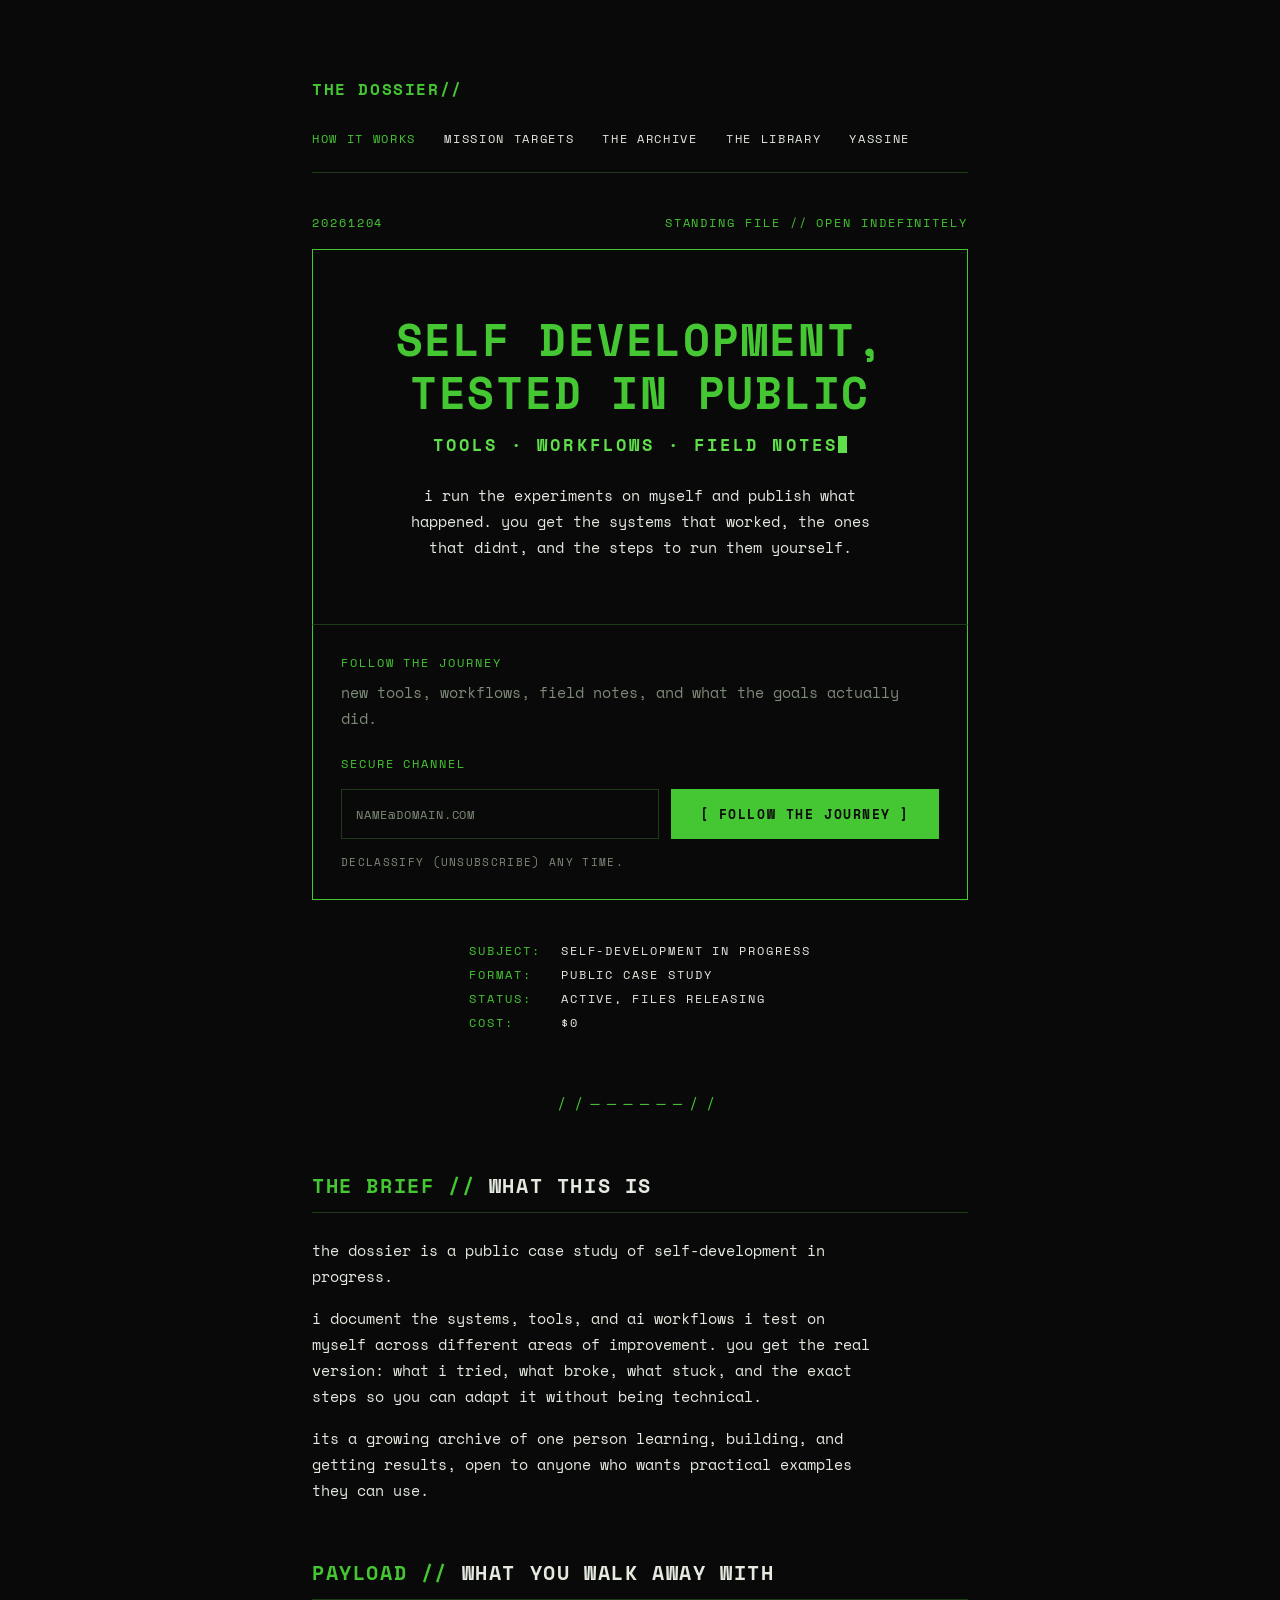
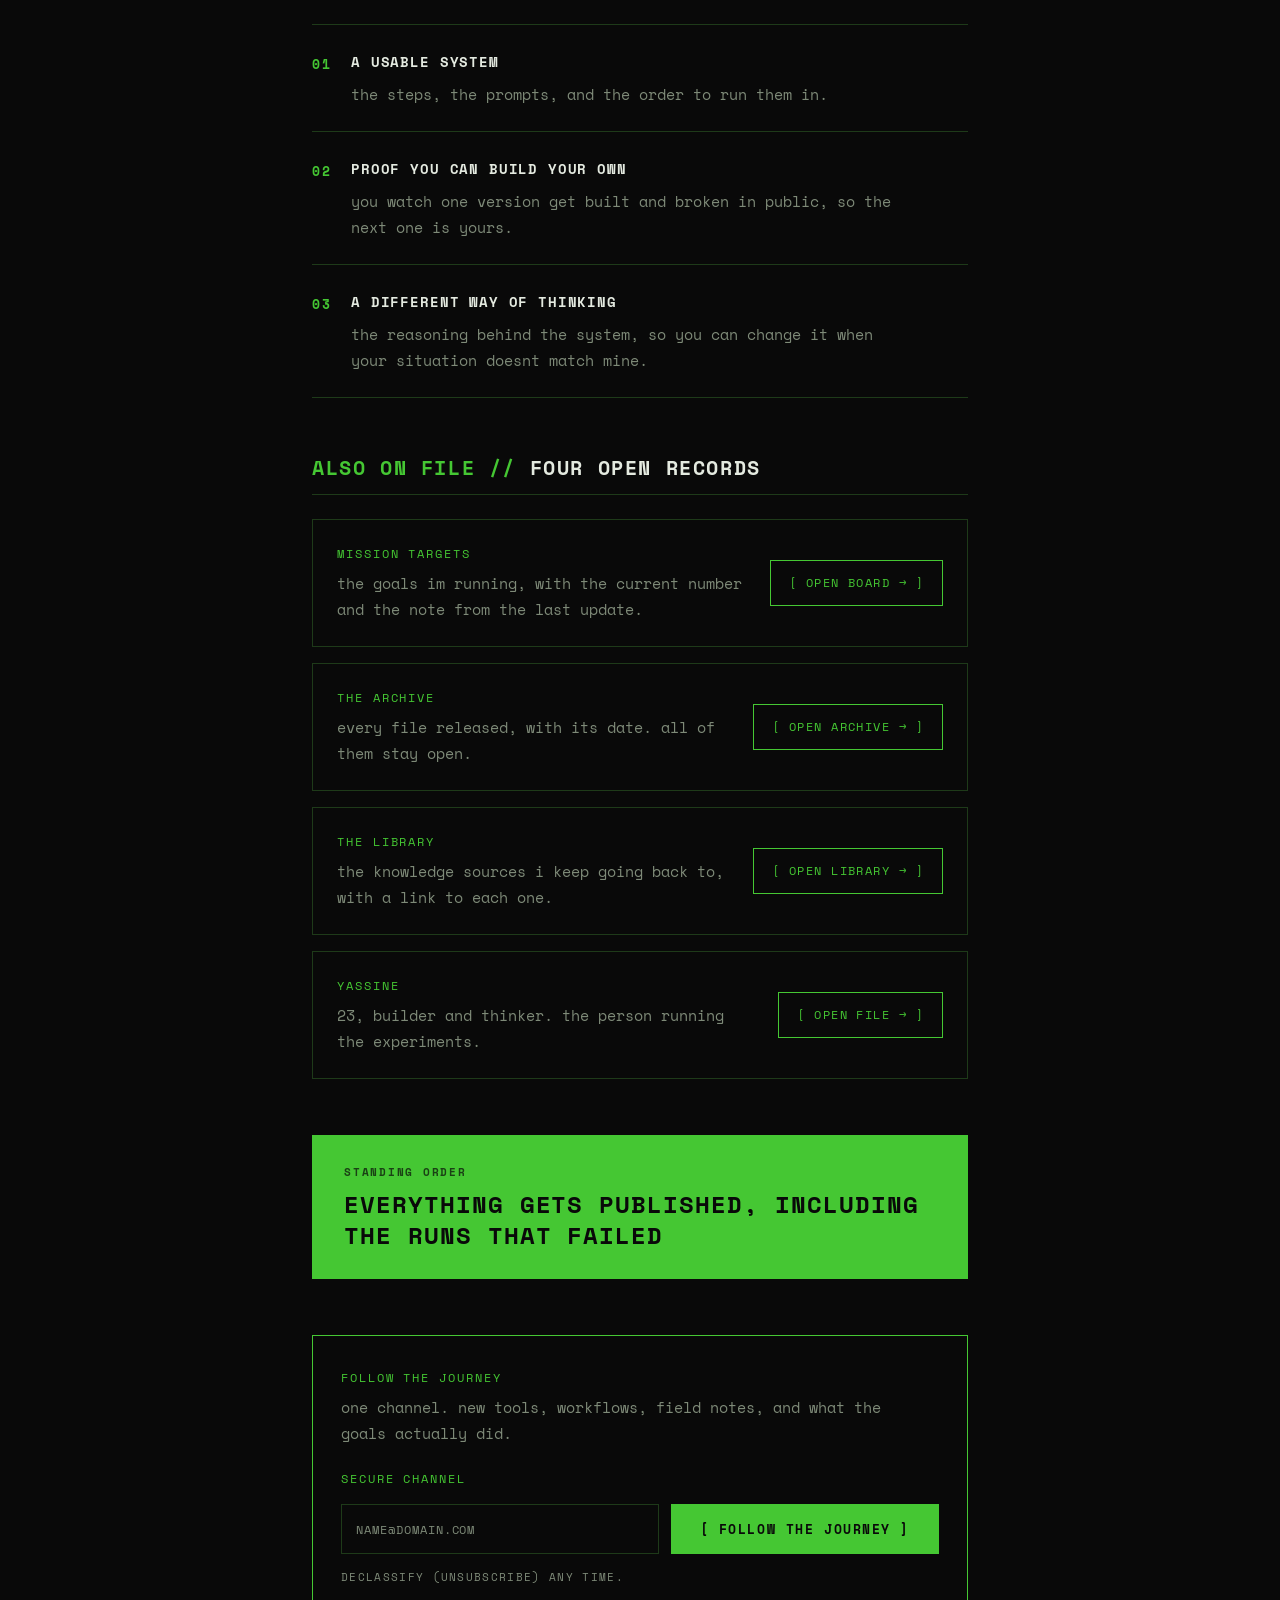
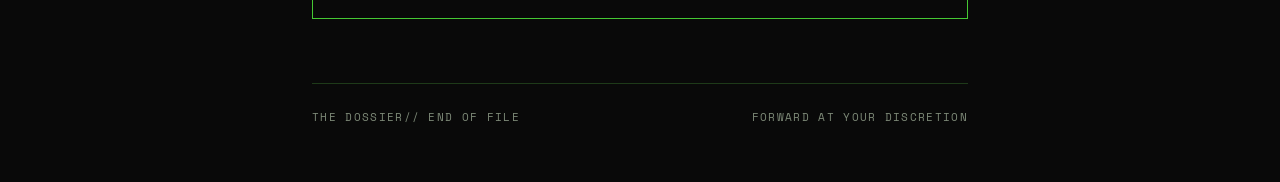
<file: home.html>
<!doctype html>
<html lang="en">
<head>
<meta charset="utf-8">
<meta name="viewport" content="width=device-width,initial-scale=1">
<meta name="color-scheme" content="dark">
<title>THE DOSSIER // Self-development, tested in public</title>
<meta name="description" content="A public case study of self-development in progress. The systems, tools, and AI workflows I test on myself, with the exact steps so you can run them too.">
<meta property="og:title" content="THE DOSSIER // Self-development, tested in public">
<meta property="og:description" content="I run the experiments on myself and publish what happened. You get the systems that worked, the ones that didn't, and the steps to run them.">
<meta property="og:type" content="website">
<meta property="og:url" content="https://tahayassine4-svg.github.io/the-dossier/home.html">
<meta property="og:site_name" content="THE DOSSIER">
<meta property="og:image" content="https://tahayassine4-svg.github.io/the-dossier/assets/og-cover.png">
<meta property="og:image:width" content="1200">
<meta property="og:image:height" content="630">
<meta property="og:image:alt" content="The Dossier: self development, tested in public. Black card with a green monospace headline.">
<meta name="twitter:card" content="summary_large_image">
<meta name="twitter:image" content="https://tahayassine4-svg.github.io/the-dossier/assets/og-cover.png">
<link rel="icon" href="assets/favicon.svg" type="image/svg+xml">
<link rel="icon" href="assets/favicon-32.png" sizes="32x32" type="image/png">
<link rel="apple-touch-icon" href="assets/apple-touch-icon.png">
<link rel="preconnect" href="https://fonts.googleapis.com">
<link rel="preconnect" href="https://fonts.gstatic.com" crossorigin>
<link href="https://fonts.googleapis.com/css2?family=Space+Mono:wght@400;700&display=swap" rel="stylesheet">
<link rel="stylesheet" href="assets/dossier.css">
</head>
<body data-signup-success="On the list. New field notes will find you.">
<div class="stage narrow">

  <div class="nav">
    <a class="logo" href="home.html">The Dossier//</a>
    <div class="links">
      <a href="home.html" style="color:var(--accent)">How it works</a>
      <a href="mission.html">Mission targets</a>
      <a href="archive.html">The archive</a>
      <a href="library.html">The library</a>
      <a href="about.html">Yassine</a>
    </div>
  </div>

  <div class="filehead" style="margin:40px 0 16px">
    <span id="fileDate">20260726</span>
    <span>Standing file // Open indefinitely</span>
  </div>

  <div class="frame" style="padding:64px 32px;text-align:center">
    <div class="display">self development, tested in public</div>
    <div style="color:var(--accent-bright);font-weight:700;font-size:clamp(13px,2.4vw,17px);letter-spacing:.18em;text-transform:uppercase;margin-top:12px">tools · workflows · field notes<span class="cursor"></span></div>
    <p style="margin:24px auto 0;max-width:52ch;text-align:center">i run the experiments on myself and publish what happened. you get the systems that worked, the ones that didnt, and the steps to run them yourself.</p>
  </div>

  <div data-signup="dossier-home-top" style="margin:-1px 0 0">
    <div class="frame" data-signup-box style="padding:28px;border-top-color:var(--line-dim)">
      <div class="meta" style="margin-bottom:6px">Follow the journey</div>
      <p style="margin:0 0 20px;color:var(--muted)">new tools, workflows, field notes, and what the goals actually did.</p>
      <form class="capture" data-signup-form novalidate>
        <label class="lab" for="emailHomeTop" style="width:100%;margin-bottom:0">Secure channel</label>
        <input id="emailHomeTop" name="email" class="input" type="email" required
               placeholder="name@domain.com" autocomplete="email" spellcheck="false" data-signup-input>
        <button type="submit" class="btn solid" data-signup-btn>[ Follow the journey ]</button>
      </form>
      <div class="status micro" data-signup-status>Declassify (unsubscribe) any time.</div>
    </div>

    <div class="frame dim" data-signup-onfile style="display:none;padding:14px 20px;
         justify-content:space-between;align-items:center;gap:12px;flex-wrap:wrap">
      <span class="meta">On the list: <span data-signup-onfile-email style="color:var(--phosphor)"></span></span>
      <a class="btn sm" href="archive.html" style="flex:none">[ Open the archive → ]</a>
    </div>
  </div>

  <div class="kv" style="width:max-content;max-width:100%;margin:40px auto 0">
    <span class="k">Subject:</span><span class="v">Self-development in progress</span>
    <span class="k">Format:</span><span class="v">Public case study</span>
    <span class="k">Status:</span><span class="v">Active, files releasing</span>
    <span class="k">Cost:</span><span class="v">$0</span>
  </div>

  <div class="divider">//──────//</div>

  <section id="brief">
    <div class="h2">The brief // <span style="color:var(--phosphor)">what this is</span></div>
    <hr class="rule">
    <div style="margin-top:24px">
      <p>the dossier is a public case study of self-development in progress.</p>
      <p>i document the systems, tools, and ai workflows i test on myself across different areas of improvement. you get the real version: what i tried, what broke, what stuck, and the exact steps so you can adapt it without being technical.</p>
      <p>its a growing archive of one person learning, building, and getting results, open to anyone who wants practical examples they can use.</p>
    </div>
  </section>

  <section style="margin-top:56px">
    <div class="h2">Payload // <span style="color:var(--phosphor)">what you walk away with</span></div>
    <hr class="rule">
    <div style="margin-top:24px">
      <div class="filerow">
        <span class="no">01</span>
        <div class="body">
          <div class="ttl">A usable system</div>
          <p>the steps, the prompts, and the order to run them in.</p>
        </div>
      </div>
      <div class="filerow">
        <span class="no">02</span>
        <div class="body">
          <div class="ttl">Proof you can build your own</div>
          <p>you watch one version get built and broken in public, so the next one is yours.</p>
        </div>
      </div>
      <div class="filerow">
        <span class="no">03</span>
        <div class="body">
          <div class="ttl">A different way of thinking</div>
          <p>the reasoning behind the system, so you can change it when your situation doesnt match mine.</p>
        </div>
      </div>
    </div>
  </section>



  <section style="margin-top:56px">
    <div class="h2">Also on file // <span style="color:var(--phosphor)">four open records</span></div>
    <hr class="rule">

    <div class="frame dim" style="padding:24px;margin-top:24px;display:flex;
         justify-content:space-between;align-items:center;gap:20px;flex-wrap:wrap">
      <div style="flex:1;min-width:240px">
        <div class="meta" style="margin-bottom:6px">Mission targets</div>
        <p style="margin:0;color:var(--muted)">the goals im running, with the current number and the note from the last update.</p>
      </div>
      <a class="btn sm" href="mission.html" style="flex:none">[ Open board → ]</a>
    </div>

    <div class="frame dim" style="padding:24px;margin-top:16px;display:flex;
         justify-content:space-between;align-items:center;gap:20px;flex-wrap:wrap">
      <div style="flex:1;min-width:240px">
        <div class="meta" style="margin-bottom:6px">The archive</div>
        <p style="margin:0;color:var(--muted)">every file released, with its date. all of them stay open.</p>
      </div>
      <a class="btn sm" href="archive.html" style="flex:none">[ Open archive → ]</a>
    </div>

    <div class="frame dim" style="padding:24px;margin-top:16px;display:flex;
         justify-content:space-between;align-items:center;gap:20px;flex-wrap:wrap">
      <div style="flex:1;min-width:240px">
        <div class="meta" style="margin-bottom:6px">The library</div>
        <p style="margin:0;color:var(--muted)">the knowledge sources i keep going back to, with a link to each one.</p>
      </div>
      <a class="btn sm" href="library.html" style="flex:none">[ Open library → ]</a>
    </div>

    <div class="frame dim" style="padding:24px;margin-top:16px;display:flex;
         justify-content:space-between;align-items:center;gap:20px;flex-wrap:wrap">
      <div style="flex:1;min-width:240px">
        <div class="meta" style="margin-bottom:6px">Yassine</div>
        <p style="margin:0;color:var(--muted)">23, builder and thinker. the person running the experiments.</p>
      </div>
      <a class="btn sm" href="about.html" style="flex:none">[ Open file → ]</a>
    </div>
  </section>

  <div style="background:var(--accent);color:var(--ink);padding:28px 32px;margin-top:56px">
    <div style="font-size:11px;line-height:18px;letter-spacing:.16em;text-transform:uppercase;font-weight:700;opacity:.7">Standing order</div>
    <div style="font-size:clamp(17px,3.2vw,24px);line-height:1.3;font-weight:700;letter-spacing:.04em;text-transform:uppercase;margin-top:8px">Everything gets published, including the runs that failed</div>
  </div>

  <section id="clearance" data-signup="dossier-home-end" style="margin-top:56px">
    <div class="frame" data-signup-box style="padding:32px 28px">
      <div class="meta" style="margin-bottom:6px">Follow the journey</div>
      <p style="margin:0 0 20px;color:var(--muted)">one channel. new tools, workflows, field notes, and what the goals actually did.</p>
      <form class="capture" data-signup-form novalidate>
        <label class="lab" for="emailHomeEnd" style="width:100%;margin-bottom:0">Secure channel</label>
        <input id="emailHomeEnd" name="email" class="input" type="email" required
               placeholder="name@domain.com" autocomplete="email" spellcheck="false" data-signup-input>
        <button type="submit" class="btn solid" data-signup-btn>[ Follow the journey ]</button>
      </form>
      <div class="status micro" data-signup-status>Declassify (unsubscribe) any time.</div>
    </div>

    <div class="frame dim" data-signup-onfile style="display:none;padding:14px 20px;
         justify-content:space-between;align-items:center;gap:12px;flex-wrap:wrap">
      <span class="meta">On the list: <span data-signup-onfile-email style="color:var(--phosphor)"></span></span>
      <a class="btn sm" href="archive.html" style="flex:none">[ Open the archive → ]</a>
    </div>
  </section>

  <div class="foot">
    <span class="micro">The Dossier// End of file</span>
    <span class="micro">Forward at your discretion</span>
  </div>

</div>

<script src="assets/signup.js?v=2"></script>
<script>
(function(){
  var d = new Date();
  document.getElementById('fileDate').textContent =
    d.getFullYear() + String(d.getMonth()+1).padStart(2,'0') + String(d.getDate()).padStart(2,'0');
})();
</script>
</body>
</html>
</file>
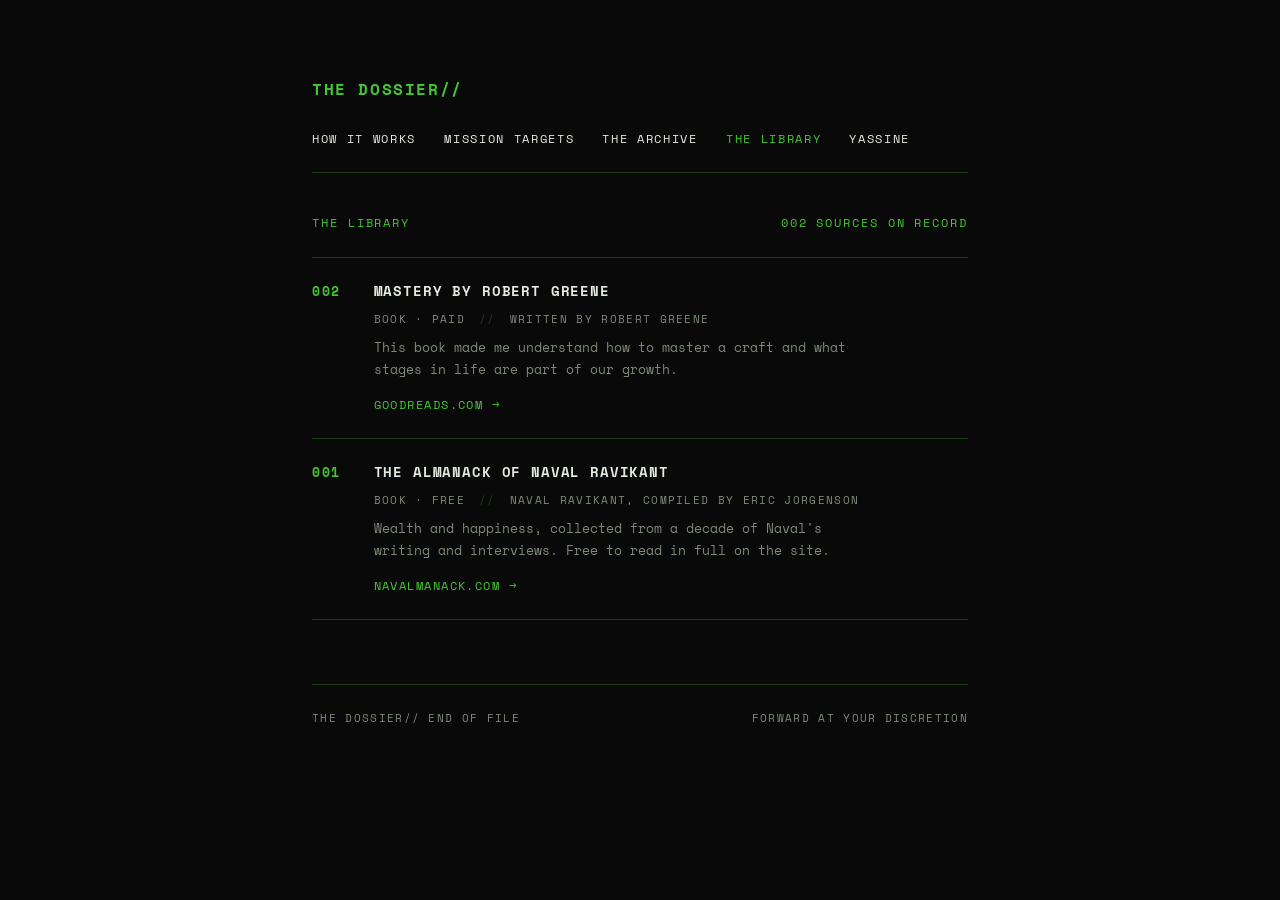
<file: library.html>
<!doctype html>
<html lang="en">
<head>
<meta charset="utf-8">
<meta name="viewport" content="width=device-width,initial-scale=1">
<meta name="color-scheme" content="dark">
<title>The library // THE DOSSIER</title>
<meta name="description" content="The knowledge sources behind the Dossier. Books, essays, and material worth going back to.">
<meta property="og:title" content="The library // THE DOSSIER">
<meta property="og:description" content="The knowledge sources behind the Dossier. Books, essays, and material worth going back to.">
<meta property="og:type" content="website">
<meta property="og:url" content="https://tahayassine4-svg.github.io/the-dossier/library.html">
<meta property="og:site_name" content="THE DOSSIER">
<meta property="og:image" content="https://tahayassine4-svg.github.io/the-dossier/assets/og-cover.png">
<meta property="og:image:width" content="1200">
<meta property="og:image:height" content="630">
<meta property="og:image:alt" content="The Dossier: self development, tested in public. Black card with a green monospace headline.">
<meta name="twitter:card" content="summary_large_image">
<meta name="twitter:image" content="https://tahayassine4-svg.github.io/the-dossier/assets/og-cover.png">
<link rel="icon" href="assets/favicon.svg" type="image/svg+xml">
<link rel="icon" href="assets/favicon-32.png" sizes="32x32" type="image/png">
<link rel="apple-touch-icon" href="assets/apple-touch-icon.png">
<link rel="preconnect" href="https://fonts.googleapis.com">
<link rel="preconnect" href="https://fonts.gstatic.com" crossorigin>
<link href="https://fonts.googleapis.com/css2?family=Space+Mono:wght@400;700&display=swap" rel="stylesheet">
<link rel="stylesheet" href="assets/dossier.css">
<style>
  /* One row per source: number, title, origin, link. Same list treatment as
     the archive, so the two records read as one system. */
  .row{display:flex;gap:20px;padding:20px 0;border-top:1px solid var(--line-dim)}
  .row:last-of-type{border-bottom:1px solid var(--line-dim)}
  .row .no{color:var(--accent);font-weight:700;font-size:13px;letter-spacing:.12em;flex:none;min-width:3.2em}
  .row .body{flex:1;min-width:0}
  .row .ttl{color:var(--phosphor);font-weight:700;font-size:14px;letter-spacing:.06em;
            text-transform:uppercase}
  .row .ttl a{color:inherit}
  .row .ttl a:hover{color:var(--accent-bright)}
  .row .sub{margin-top:6px;display:flex;gap:14px;flex-wrap:wrap;align-items:baseline}
  .row .note{margin:8px 0 0;color:var(--muted);font-size:13px;line-height:22px;max-width:60ch}
  .row .out{font-size:12px;letter-spacing:.12em;text-transform:uppercase}
</style>
</head>
<body>
<div class="stage narrow">

  <div class="nav">
    <a class="logo" href="home.html">The Dossier//</a>
    <div class="links">
      <a href="home.html">How it works</a>
      <a href="mission.html">Mission targets</a>
      <a href="archive.html">The archive</a>
      <a href="library.html" style="color:var(--accent)">The library</a>
      <a href="about.html">Yassine</a>
    </div>
  </div>

  <div class="filehead" style="margin:40px 0 24px">
    <span>The library</span>
    <span><span data-count>0</span> sources on record</span>
  </div>

  <!-- ==========================================================
       NEW SOURCE: the builder inserts rows directly after the
       @sources marker below, newest first. Do not remove or
       reword that marker. To add one by hand instead, copy a
       .row and set the number, title, link and origin. The count
       reads the rows, so nothing else needs updating.
       ========================================================== -->
  <div>
    <!-- @sources -->

    <div class="row" data-source>
      <span class="no">002</span>
      <div class="body">
        <div class="ttl">
          <a href="https://www.goodreads.com/book/show/13589182-mastery" target="_blank" rel="noopener">Mastery By Robert Greene </a>
        </div>
        <div class="sub">
          <span class="micro">Book · Paid</span>
          <span class="micro" style="color:var(--line-dim)">//</span>
          <span class="micro">Written By Robert Greene </span>
        </div>
        <p class="note">This book made me understand how to master a craft and what stages in life are part of our growth. </p>
        <div style="margin-top:10px">
          <a class="out" href="https://www.goodreads.com/book/show/13589182-mastery" target="_blank" rel="noopener">goodreads.com →</a>
        </div>
      </div>
    </div>


    <div class="row" data-source>
      <span class="no">001</span>
      <div class="body">
        <div class="ttl">
          <a href="https://www.navalmanack.com/" target="_blank" rel="noopener">The Almanack of Naval Ravikant</a>
        </div>
        <div class="sub">
          <span class="micro">Book · Free</span>
          <span class="micro" style="color:var(--line-dim)">//</span>
          <span class="micro">Naval Ravikant, compiled by Eric Jorgenson</span>
        </div>
        <p class="note">Wealth and happiness, collected from a decade of Naval's writing and interviews. Free to read in full on the site.</p>
        <div style="margin-top:10px">
          <a class="out" href="https://www.navalmanack.com/" target="_blank" rel="noopener">navalmanack.com →</a>
        </div>
      </div>
    </div>

  </div>

  <div class="foot">
    <span class="micro">The Dossier// End of file</span>
    <span class="micro">Forward at your discretion</span>
  </div>

</div>

<!-- Editor shortcut. Convenience only, not access control: the page is
     public and so is this markup. Adding a source is gated by the GitHub
     token, which lives only in the author's browser. -->
<a href="builder.html#library" data-editor-add title="Add a source"
   style="display:none;position:fixed;right:26px;bottom:26px;width:54px;height:54px;
          background:var(--accent);color:var(--ink);font-weight:700;font-size:26px;
          line-height:54px;text-align:center;z-index:40">+</a>

<script>
(function(){
  var count = document.querySelector('[data-count]');
  if (count) {
    count.textContent = String(document.querySelectorAll('[data-source]').length).padStart(3, '0');
  }

  // library.html#editor turns the + on for this browser, #noeditor turns it
  // off again. Nothing here protects anything; it only keeps the button out
  // of a reader's way.
  try {
    if (location.hash === '#editor')   localStorage.setItem('dossier_editor', '1');
    if (location.hash === '#noeditor') localStorage.removeItem('dossier_editor');
    if (localStorage.getItem('dossier_editor') === '1') {
      document.querySelector('[data-editor-add]').style.display = 'block';
    }
  } catch(e){}
})();
</script>
</body>
</html>
</file>
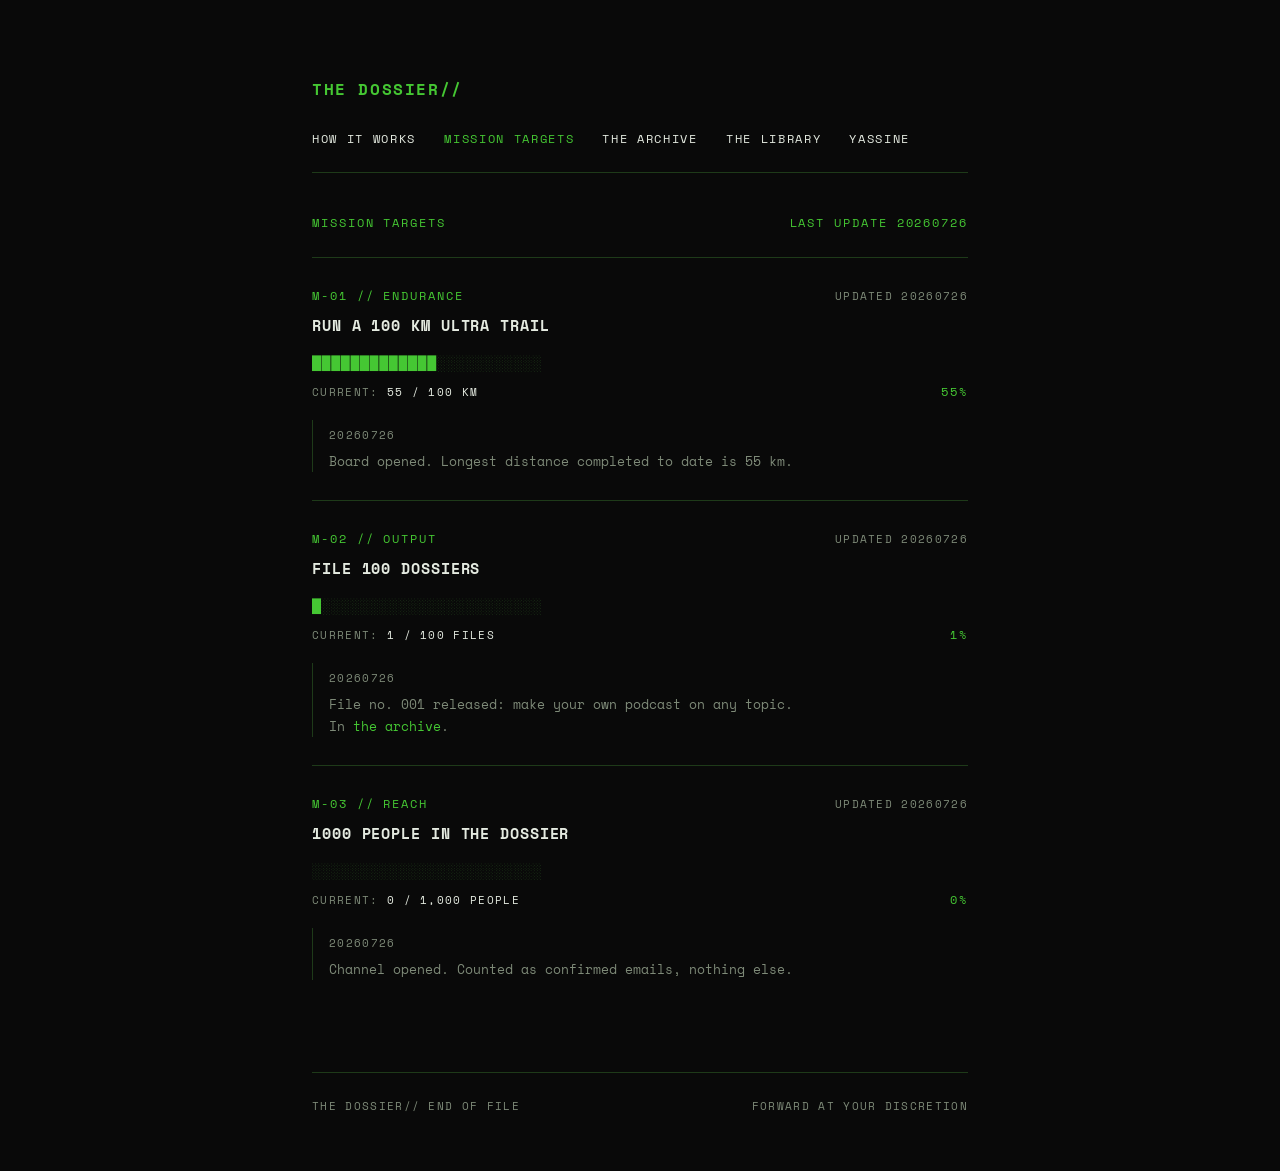
<file: mission.html>
<!doctype html>
<html lang="en">
<head>
<meta charset="utf-8">
<meta name="viewport" content="width=device-width,initial-scale=1">
<meta name="color-scheme" content="dark">
<title>Mission targets // THE DOSSIER</title>
<meta name="description" content="The public board: every goal I am running, the current number, and the note from the last update.">
<meta property="og:title" content="Mission targets // THE DOSSIER">
<meta property="og:description" content="Every goal, with the current number and the note from the last update.">
<meta property="og:type" content="website">
<meta property="og:url" content="https://tahayassine4-svg.github.io/the-dossier/mission.html">
<meta property="og:site_name" content="THE DOSSIER">
<meta property="og:image" content="https://tahayassine4-svg.github.io/the-dossier/assets/og-cover.png">
<meta property="og:image:width" content="1200">
<meta property="og:image:height" content="630">
<meta property="og:image:alt" content="The Dossier: self development, tested in public. Black card with a green monospace headline.">
<meta name="twitter:card" content="summary_large_image">
<meta name="twitter:image" content="https://tahayassine4-svg.github.io/the-dossier/assets/og-cover.png">
<link rel="icon" href="assets/favicon.svg" type="image/svg+xml">
<link rel="icon" href="assets/favicon-32.png" sizes="32x32" type="image/png">
<link rel="apple-touch-icon" href="assets/apple-touch-icon.png">
<link rel="preconnect" href="https://fonts.googleapis.com">
<link rel="preconnect" href="https://fonts.gstatic.com" crossorigin>
<link href="https://fonts.googleapis.com/css2?family=Space+Mono:wght@400;700&display=swap" rel="stylesheet">
<link rel="stylesheet" href="assets/dossier.css">
<style>
  /* ASCII meters. Text, not fills: the bar is drawn with block glyphs so it
     stays type, in one typeface, like every other device in the system. */
  .meter{font-size:15px;line-height:20px;letter-spacing:.04em;white-space:nowrap;
         overflow:hidden;margin:0 0 10px}
  .meter .on{color:var(--accent)}
  .meter .off{color:var(--line-dim)}

  .goal{padding:28px 0;border-top:1px solid var(--line-dim)}
  .goal:last-of-type{border-bottom:1px solid var(--line-dim)}
  .goal-head{display:flex;justify-content:space-between;gap:16px;flex-wrap:wrap;align-items:baseline}
  .goal-name{color:var(--phosphor);font-weight:700;font-size:15px;line-height:22px;
             letter-spacing:.06em;text-transform:uppercase;margin:8px 0 16px}
  .figs{display:flex;justify-content:space-between;gap:16px;flex-wrap:wrap;align-items:baseline}

  /* Update notes. Each entry is dated; the newest sets the goal stamp. */
  .log{margin-top:18px;padding-left:16px;border-left:1px solid var(--line-dim)}
  .entry + .entry{margin-top:14px}
  .entry p{margin:4px 0 0;color:var(--muted);font-size:13px;line-height:22px;max-width:60ch}
  @media(max-width:520px){ .meter{font-size:12px} }
</style>
</head>
<body>
<div class="stage narrow">

  <div class="nav">
    <a class="logo" href="home.html">The Dossier//</a>
    <div class="links">
      <a href="home.html">How it works</a>
      <a href="mission.html" style="color:var(--accent)">Mission targets</a>
      <a href="archive.html">The archive</a>
      <a href="library.html">The library</a>
      <a href="about.html">Yassine</a>
    </div>
  </div>

  <div class="filehead" style="margin:40px 0 24px">
    <span>Mission targets</span>
    <span>Last update <span data-last-update></span></span>
  </div>

  <!-- ==========================================================
       UPDATE DAY: change data-current on the goal, then add a new
       .entry at the top of its .log with the date and the note.
       The meter, the percentage, the figures, the remaining count
       and both last-update stamps derive from those.
       ========================================================== -->

  <div class="goal" data-goal data-current="55" data-target="100" data-unit="km">
    <div class="goal-head">
      <span class="meta">M-01 // Endurance</span>
      <span class="micro" data-goal-stamp></span>
    </div>
    <div class="goal-name">Run a 100 km ultra trail</div>
    <div class="meter" data-goal-meter></div>
    <div class="figs">
      <span class="micro" style="color:var(--muted)">Current: <span data-goal-figs style="color:var(--phosphor)"></span></span>
      <span class="meta" data-goal-pct></span>
    </div>
    <div class="log">
      <div class="entry" data-date="20260726">
        <span class="micro" data-entry-date></span>
        <p>Board opened. Longest distance completed to date is 55 km.</p>
      </div>
    </div>
  </div>

  <div class="goal" data-goal data-current="1" data-target="100" data-unit="files">
    <div class="goal-head">
      <span class="meta">M-02 // Output</span>
      <span class="micro" data-goal-stamp></span>
    </div>
    <div class="goal-name">File 100 dossiers</div>
    <div class="meter" data-goal-meter></div>
    <div class="figs">
      <span class="micro" style="color:var(--muted)">Current: <span data-goal-figs style="color:var(--phosphor)"></span></span>
      <span class="meta" data-goal-pct></span>
    </div>
    <div class="log">
      <div class="entry" data-date="20260726">
        <span class="micro" data-entry-date></span>
        <p>File no. 001 released: make your own podcast on any topic. In <a href="archive.html">the archive</a>.</p>
      </div>
    </div>
  </div>

  <div class="goal" data-goal data-current="0" data-target="1000" data-unit="people">
    <div class="goal-head">
      <span class="meta">M-03 // Reach</span>
      <span class="micro" data-goal-stamp></span>
    </div>
    <div class="goal-name">1000 people in the dossier</div>
    <div class="meter" data-goal-meter></div>
    <div class="figs">
      <span class="micro" style="color:var(--muted)">Current: <span data-goal-figs style="color:var(--phosphor)"></span></span>
      <span class="meta" data-goal-pct></span>
    </div>
    <div class="log">
      <div class="entry" data-date="20260726">
        <span class="micro" data-entry-date></span>
        <p>Channel opened. Counted as confirmed emails, nothing else.</p>
      </div>
    </div>
  </div>

  <div class="foot">
    <span class="micro">The Dossier// End of file</span>
    <span class="micro">Forward at your discretion</span>
  </div>

</div>

<script>
(function(){
  var CELLS = 24;

  function fmt(n){ return String(n).replace(/\B(?=(\d{3})+(?!\d))/g, ','); }

  var latest = '';

  [].slice.call(document.querySelectorAll('[data-goal]')).forEach(function(goal){
    var cur   = parseFloat(goal.getAttribute('data-current')) || 0;
    var target= parseFloat(goal.getAttribute('data-target')) || 0;
    var unit  = goal.getAttribute('data-unit') || '';
    var ratio = target > 0 ? Math.min(1, Math.max(0, cur / target)) : 0;

    // A live but tiny number still earns one lit cell, so "started" reads
    // differently from "not started". The percentage stays exact.
    var filled = cur > 0 ? Math.max(1, Math.round(ratio * CELLS)) : 0;

    goal.querySelector('[data-goal-meter]').innerHTML =
      '<span class="on">'  + new Array(filled + 1).join('█') + '</span>' +
      '<span class="off">' + new Array(CELLS - filled + 1).join('░') + '</span>';

    goal.querySelector('[data-goal-figs]').textContent =
      fmt(cur) + ' / ' + fmt(target) + ' ' + unit;

    var pct = ratio * 100;
    goal.querySelector('[data-goal-pct]').textContent =
      (pct > 0 && pct < 1 ? pct.toFixed(1) : Math.round(pct)) + '%';

    // The newest entry dates the goal, and the newest of those dates the page.
    var newest = '';
    [].slice.call(goal.querySelectorAll('.entry')).forEach(function(entry){
      var d = entry.getAttribute('data-date') || '';
      entry.querySelector('[data-entry-date]').textContent = d;
      if (d > newest) newest = d;
    });
    goal.querySelector('[data-goal-stamp]').textContent = newest ? 'Updated ' + newest : '';
    if (newest > latest) latest = newest;
  });

  [].forEach.call(document.querySelectorAll('[data-last-update]'), function(el){
    el.textContent = latest;
  });
})();
</script>
</body>
</html>
</file>
<file: assets/dossier.css>
/* THE DOSSIER — design system v2
   Black is the paper. Green is the signal. One typeface. Lines, not fills. */

:root{
  --ink:#090909;
  --accent:#45C733;
  --accent-bright:#5FE04A;
  --line-dim:#1E3A19;
  --phosphor:#E4EAE0;
  --muted:#7E8A78;

  --font-mono:'Space Mono',ui-monospace,'SF Mono',Menlo,Consolas,monospace;

  --container-page:1120px;
  --container-reading:720px;
}

*{box-sizing:border-box}
html{background:var(--ink);-webkit-text-size-adjust:100%}
body{
  margin:0;background:var(--ink);color:var(--phosphor);
  font-family:var(--font-mono);font-size:15px;line-height:26px;
  -webkit-font-smoothing:antialiased;
}
::selection{background:var(--accent);color:var(--ink)}
a{color:var(--accent);text-decoration:none}
a:hover{color:var(--accent-bright)}
p{margin:0 0 16px;max-width:62ch}
img,video{max-width:100%;display:block}
hr.rule{border:0;border-top:1px solid var(--line-dim);margin:12px 0 0}

.stage{max-width:var(--container-page);margin:0 auto;padding:56px 32px}
.stage.narrow{max-width:var(--container-reading)}
@media(max-width:600px){ .stage{padding:32px 20px} }

/* type roles */
.meta{color:var(--accent);font-size:12px;line-height:20px;letter-spacing:.16em;text-transform:uppercase}
.micro{font-size:11px;line-height:18px;letter-spacing:.12em;text-transform:uppercase;color:var(--muted)}
.h1{color:var(--phosphor);font-size:28px;line-height:36px;font-weight:700;letter-spacing:.04em;text-transform:uppercase}
.h2{color:var(--accent);font-size:20px;line-height:28px;font-weight:700;letter-spacing:.08em;text-transform:uppercase}
.display{
  color:var(--accent);font-weight:700;text-transform:uppercase;
  font-size:clamp(26px,5.2vw,44px);line-height:1.2;letter-spacing:.04em;
}

.cursor{display:inline-block;width:.55em;height:1em;vertical-align:-.12em;background:var(--accent-bright)}
@media(prefers-reduced-motion:no-preference){
  .cursor{animation:blink 1.1s steps(1) infinite}
  @keyframes blink{50%{opacity:0}}
}

/* structure */
.frame{border:1px solid var(--accent)}
.frame.dim{border-color:var(--line-dim)}
.divider{text-align:center;color:var(--accent);letter-spacing:.5em;margin:56px 0}

.filehead{
  display:flex;justify-content:space-between;gap:16px;flex-wrap:wrap;
  color:var(--accent);font-size:12px;line-height:20px;letter-spacing:.16em;text-transform:uppercase;
}

.nav{
  display:flex;justify-content:space-between;align-items:center;gap:24px;flex-wrap:wrap;
  padding:20px 0;border-bottom:1px solid var(--line-dim);
}
.nav .logo{color:var(--accent);font-weight:700;font-size:16px;letter-spacing:.1em;text-transform:uppercase}
.nav .links{display:flex;gap:28px;align-items:center;flex-wrap:wrap}
.nav .links a{font-size:12px;letter-spacing:.14em;text-transform:uppercase;color:var(--phosphor)}
.nav .links a:hover{color:var(--accent-bright)}

.foot{
  border-top:1px solid var(--line-dim);margin-top:64px;padding-top:24px;
  display:flex;justify-content:space-between;gap:16px;flex-wrap:wrap;
}

/* buttons */
.btn{
  display:inline-block;border:1px solid var(--accent);color:var(--accent);
  padding:14px 28px;font-size:13px;letter-spacing:.12em;text-transform:uppercase;
  font-family:var(--font-mono);background:transparent;cursor:pointer;white-space:nowrap;
}
.btn:hover{border-color:var(--accent-bright);color:var(--accent-bright)}
.btn.solid{background:var(--accent);color:var(--ink);font-weight:700}
.btn.solid:hover{background:var(--accent-bright);border-color:var(--accent-bright);color:var(--ink)}
.btn.sm{padding:9px 18px;font-size:12px}
.btn[disabled]{border-color:var(--line-dim);color:var(--line-dim);background:transparent;cursor:not-allowed}
.btn.solid[disabled]{background:var(--line-dim);color:var(--muted)}

/* inputs */
.lab{display:block;color:var(--accent);font-size:12px;letter-spacing:.16em;text-transform:uppercase;margin-bottom:8px}
.input{
  width:100%;background:transparent;border:1px solid var(--line-dim);color:var(--phosphor);
  font-family:var(--font-mono);font-size:14px;line-height:22px;padding:12px 14px;
  caret-color:var(--accent-bright);border-radius:0;
}
.input::placeholder{color:var(--muted);text-transform:uppercase;letter-spacing:.08em;font-size:12px}
.input:focus{outline:none;border-color:var(--accent)}
.capture{display:flex;gap:12px;flex-wrap:wrap;margin:0}
.capture .input{flex:1;min-width:220px}
.capture .btn{flex:none}

.status{margin-top:14px;min-height:18px}
.status.ok{color:var(--accent)}
.status.err{color:var(--accent-bright)}

/* tags + key-value */
.tag{display:inline-block;border:1px solid var(--accent);color:var(--accent);padding:4px 12px;
  font-size:11px;letter-spacing:.14em;text-transform:uppercase}
.tag.solid{background:var(--accent);color:var(--ink);font-weight:700}
.tag.dim{border-color:var(--line-dim);color:var(--muted)}

.kv{display:grid;grid-template-columns:max-content 1fr;gap:2px 20px}
.kv .k{color:var(--accent);font-size:12px;letter-spacing:.16em;text-transform:uppercase;line-height:22px}
.kv .v{color:var(--phosphor);font-size:12px;letter-spacing:.16em;text-transform:uppercase;line-height:22px}
@media(max-width:520px){ .kv{grid-template-columns:1fr;gap:0 0} .kv .v{margin-bottom:10px} }

/* numbered file rows */
.filerow{display:flex;gap:20px;padding:24px 0;border-top:1px solid var(--line-dim)}
.filerow:last-child{border-bottom:1px solid var(--line-dim)}
.filerow .no{color:var(--accent);font-weight:700;font-size:13px;letter-spacing:.12em;flex:none;padding-top:2px}
.filerow .body{flex:1}
.filerow .ttl{color:var(--phosphor);font-weight:700;font-size:14px;letter-spacing:.06em;
  text-transform:uppercase;margin-bottom:6px}
.filerow p{margin:0;color:var(--muted)}

/* code / prompt blocks */
.boxhead{display:flex;justify-content:space-between;align-items:center;gap:12px;
  padding:14px 20px;border-bottom:1px solid var(--line-dim)}
pre.prompt{
  margin:0;padding:20px;font-size:13px;line-height:22px;color:var(--phosphor);
  white-space:pre-wrap;overflow-x:auto;font-family:var(--font-mono);
}
</file>
